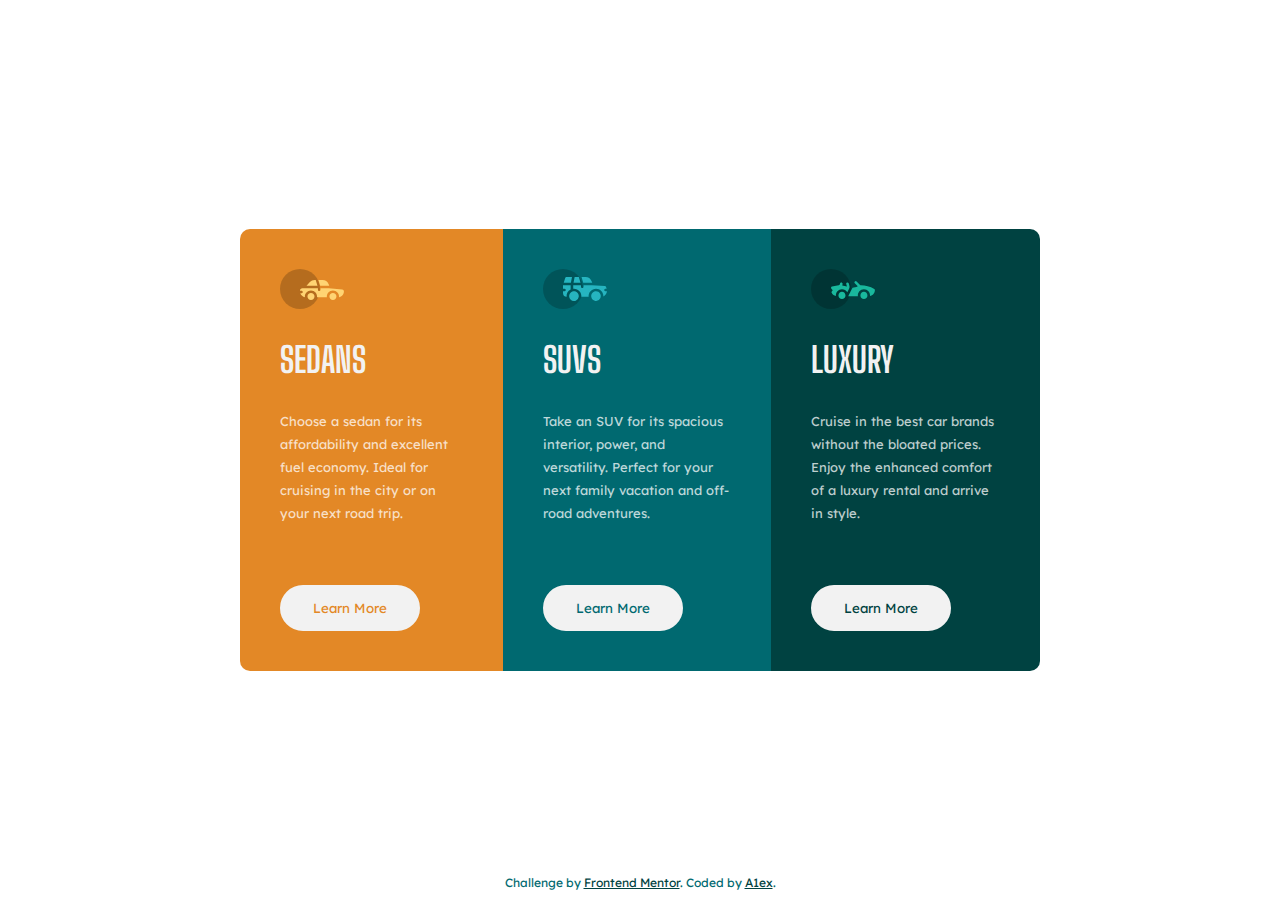
<file: 3-column-preview-card-component-main/index.html>
<!DOCTYPE html>
<html lang="en">

<head>
  <meta charset="UTF-8">
  <meta name="viewport" content="width=device-width, initial-scale=1.0">
  <link rel="icon" type="image/png" sizes="32x32" href="./images/favicon-32x32.png">
  <link rel="stylesheet" href="./style.css">
  <link rel="preconnect" href="https://fonts.googleapis.com">
  <link rel="preconnect" href="https://fonts.gstatic.com" crossorigin>
  <link href="https://fonts.googleapis.com/css2?family=Lexend+Deca&family=Outfit:wght@100&display=swap"
    rel="stylesheet">
  <link rel="preconnect" href="https://fonts.googleapis.com">
  <link rel="preconnect" href="https://fonts.gstatic.com" crossorigin>
  <link
    href="https://fonts.googleapis.com/css2?family=Big+Shoulders+Display:wght@700&family=Lexend+Deca&family=Outfit:wght@100&display=swap"
    rel="stylesheet">
  <title>Frontend Mentor | 3-column preview card component</title>
</head>

<body>
  <main>
    <section class="card sedans">
      <div class="card-content">
        <img class="card-icon" src="./images/icon-sedans.svg" alt="sedans car icon">
        <h2 class="card-title">Sedans</h2>
        <p class="card-descr">Choose a sedan for its affordability and excellent fuel economy. Ideal for cruising in the
          city
          or on your next road trip.</p>
      </div>
      <button class="btn-learn-more">learn more</button>
    </section>

    <section class="card suvs">
      <div class="card-content">
        <img class="card-icon" src="./images/icon-suvs.svg" alt="suvs car icon">
        <h2 class="card-title">SUVs</h2>
        <p class="card-descr">Take an SUV for its spacious interior, power, and versatility. Perfect for your next
          family vacation
          and off-road adventures.</p>
      </div>
      <button class="btn-learn-more">learn more</button>
    </section>

    <section class="card luxury">
      <div class="card-content">
        <img class="card-icon" src="./images/icon-luxury.svg" alt="luxury car icon">
        <h2 class="card-title">Luxury</h2>
        <p class="card-descr">Cruise in the best car brands without the bloated prices. Enjoy the enhanced comfort of a
          luxury
          rental and arrive in style.</p>
      </div>
      <button class="btn-learn-more">learn more</button>
    </section>
  </main>

  <footer class="attribution">
    Challenge by <a href="https://www.frontendmentor.io?ref=challenge" target="_blank">Frontend Mentor</a>.
    Coded by <a href="https://www.frontendmentor.io/profile/a1excpunk">A1ex</a>.
  </footer>
</body>

</html>
</file>
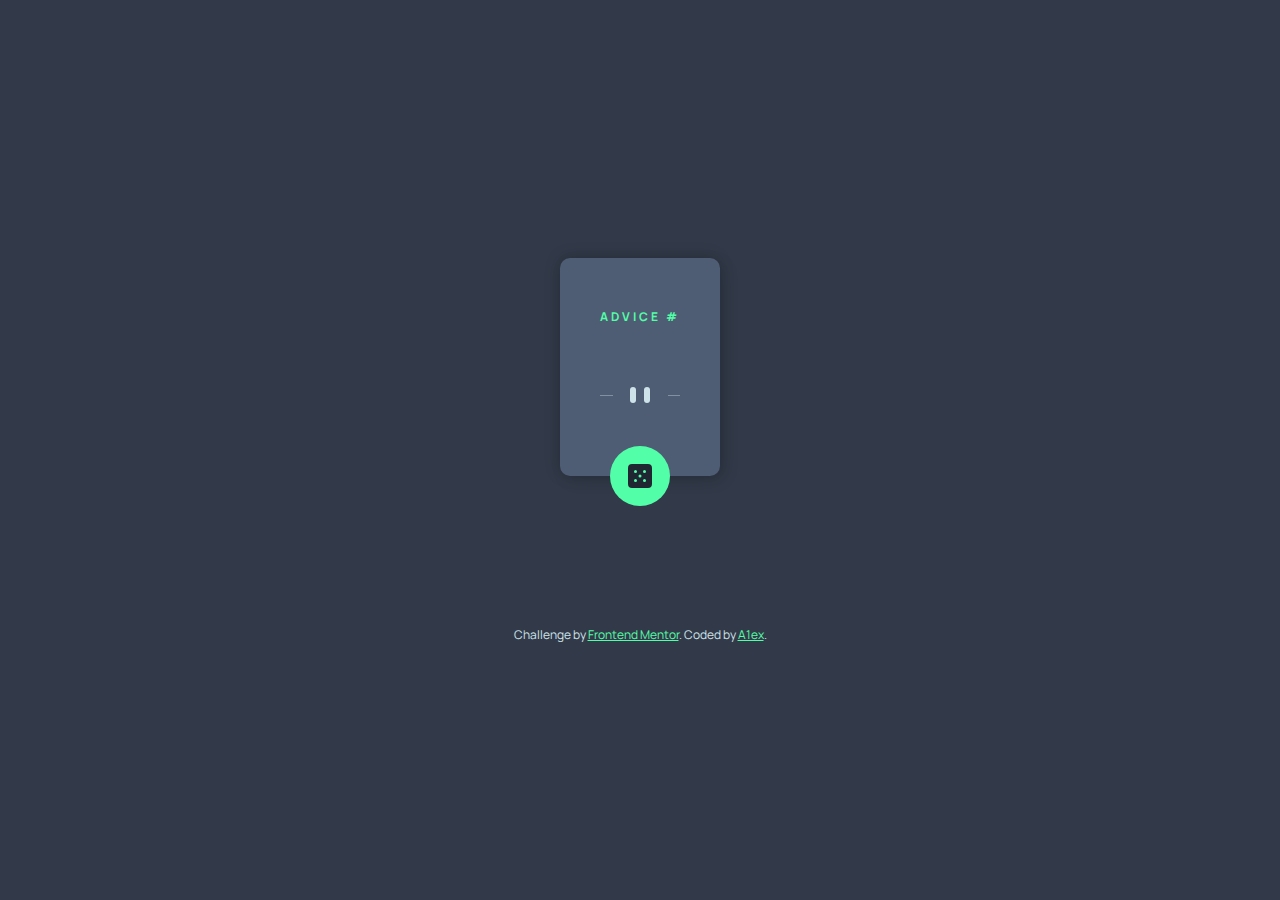
<file: advice-generator-app-main/index.html>
<!DOCTYPE html>
<html lang="en">

<head>
  <meta charset="UTF-8">
  <meta name="viewport" content="width=device-width, initial-scale=1.0">
  <link rel="preconnect" href="https://fonts.googleapis.com">
  <link rel="preconnect" href="https://fonts.gstatic.com" crossorigin>
  <link href="https://fonts.googleapis.com/css2?family=Manrope:wght@800&display=swap" rel="stylesheet">
  <link rel="icon" type="image/png" sizes="32x32" href="./images/favicon-32x32.png">

  <title>Frontend Mentor | Advice generator app</title>

  <style>
    * {
      margin: 0;
      padding: 0;
      box-sizing: border-box;
    }

    body {
      font-family: 'Manrope', sans-serif;
      background-color: hsl(217, 19%, 24%);
      display: flex;
      flex-direction: column;
      justify-content: center;
      align-items: center;
      height: 100vh;
    }

    .card-wrapper {
      background-color: hsl(217, 19%, 38%);
      max-width: 550px;
      border-radius: 10px;
      padding: 0 40px;
      box-shadow: 5px 5px 15px hsla(0, 0%, 0%, 0.1), -1px -1px 15px hsla(0, 0%, 0%, 0.2);
      margin-bottom: 150px;
    }

    .adviceId {
      font-size: 12px;
      text-transform: uppercase;
      letter-spacing: 3px;
      color: hsl(150, 100%, 66%);
      text-align: center;
      padding-top: 50px;
    }

    .advice {
      text-align: center;
      color: hsl(193, 38%, 86%);
      font-size: 28px;
      padding: 25px 0;
    }

    .advice-underline {
      display: flex;
      justify-content: center;
      position: relative;
      height: max-content;
      overflow: hidden;

    }

    .advice-underline>span {
      width: 100%;
      border-bottom: 1px solid hsla(193, 38%, 86%, 0.4);
      margin: 20px 0;
    }

    .advice-underline-img-wrapper {
      background-color: hsl(217, 19%, 38%);
      position: absolute;
      z-index: 2;
      width: 55px;
      height: 100%;
      display: flex;
      justify-content: center;
      align-items: center;
      overflow: hidden;
      user-select: none;
    }

    .dice-wrapper {
      background-color: hsl(150, 100%, 66%);
      display: flex;
      justify-content: center;
      align-items: center;
      width: 60px;
      height: 60px;
      position: relative;
      border-radius: 50%;
      margin: auto;
      top: 30px;
      cursor: pointer;
      outline: none;
      user-select: none;
    }

    .dice-wrapper:hover {
      box-shadow: 0 0 30px hsl(150, 100%, 66%);
      transition: cubic-bezier(0.075, 0.82, 0.165, 1), 300ms;
      animation-name: roll;
      animation-duration: 700ms;
    }

    .dice-wrapper:active {
      transition-duration: 300ms;
      transform: scale(.9);
    }

    @keyframes roll {
      100% {
        transform: rotate(360deg);
      }
    }

    .attribution {
      font-size: 12px;
      color: hsl(193, 38%, 86%);
    }

    .attribution a {
      color: hsl(150, 100%, 66%);
    }


    .attribution a:hover {
      text-shadow: 0 0 10px hsl(150, 100%, 66%);
    }

    @media screen and (max-width:550px) {
      .card-wrapper {
        margin: auto 20px;
        min-width: 100px;
        padding: 0 20px;
      }
    }
  </style>
</head>

<body>

  <div class="card-wrapper">
    <h1 class="adviceId">advice #</h1>
    <p class="advice"></p>
    <span class="advice-underline">
      <div class="advice-underline-img-wrapper">
        <img src="./images/pattern-divider-desktop.svg" alt="patternv divider">
      </div>
      <span></span>
    </span>
    <div class="dice-wrapper">
      <img src="./images/icon-dice.svg" alt="dice">
    </div>
  </div>

  <div class="attribution">
    Challenge by <a href="https://www.frontendmentor.io?ref=challenge" target="_blank">Frontend Mentor</a>.
    Coded by <a href="https://www.frontendmentor.io/profile/a1excpunk">A1ex</a>.
  </div>
</body>

<script>
  let id = document.createElement("span");
  let advice = document.createElement("span");

  function slip(slipId, slipAdvice) {
    id.innerText = slipId;
    document.querySelector('.adviceId').appendChild(id);

    advice.innerText = `"${slipAdvice}"`;
    document.querySelector(".advice").appendChild(advice);
  }

  function getSlip() {
    fetch("https://api.adviceslip.com/advice")
      .then((response) => response.json())
      .then((json) => slip(json.slip.id, json.slip.advice))
      .catch(err => alert(err))
  }

  getSlip();

  document.querySelector('.dice-wrapper').addEventListener('click', getSlip)
</script>

</html>
</file>
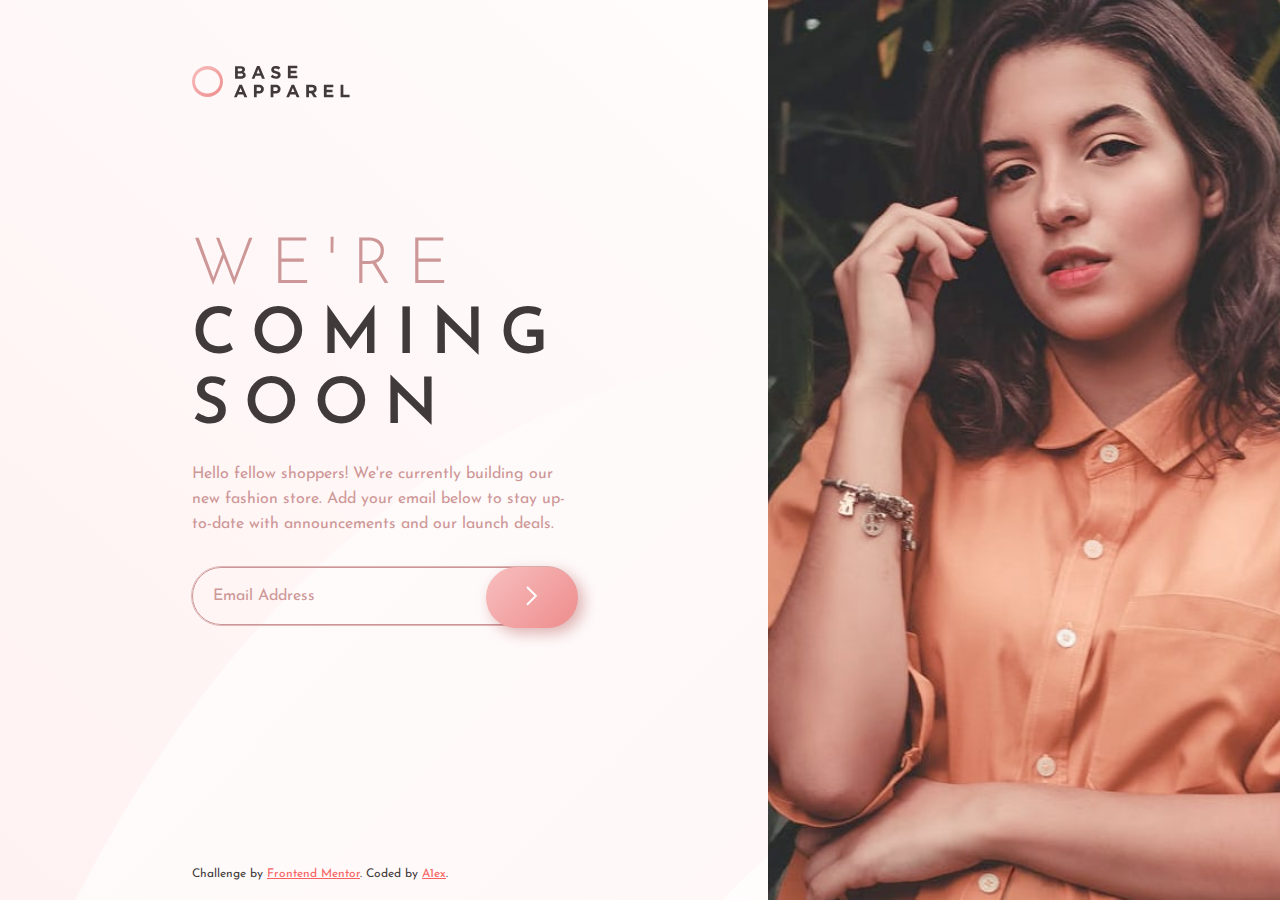
<file: base-apparel-coming-soon-master/index.html>
<!DOCTYPE html>
<html lang="en">

<head>
  <meta charset="UTF-8">
  <meta name="viewport" content="width=device-width, initial-scale=1.0">
  <link rel="icon" type="image/png" sizes="32x32" href="./images/favicon-32x32.png">
  <title>Frontend Mentor | Base Apparel coming soon page</title>
  <link rel="preconnect" href="https://fonts.googleapis.com">
  <link rel="preconnect" href="https://fonts.gstatic.com" crossorigin>
  <link href="https://fonts.googleapis.com/css2?family=Josefin+Sans:wght@300;400;600&display=swap" rel="stylesheet">
  <link rel="stylesheet" href="./style.css">
</head>

<body>
  <div class="content-wrapper">
    <div class="content">

      <img class="logo" src="./images/logo.svg" alt="base apparel logo">
      <header>
        <h1><span> We're</span> coming soon</h1>
      </header>
      <section>
        <p class="coming-soon-text">Hello fellow shoppers! We're currently building our new fashion store.
          Add your email below to stay up-to-date with announcements and our launch deals.
        </p>
        <form>
          <div class="email-wrapper">
            <input type="email" class="email" placeholder="Email Address">
            <img class="error-icon" src="./images/icon-error.svg" alt="invalid email, error icon">
            <button type="submit" class="btn-notify">
              <img src="./images/icon-arrow.svg" alt="submit email, left arrow icon"></button>
            </div>
            <span class="error-message">Please provide valid email</span>
          </form>
        </section>
        <footer>
          <p class="attribution">
            Challenge by <a href="https://www.frontendmentor.io?ref=challenge" target="_blank">Frontend Mentor</a>.
            Coded by <a href="https://www.frontendmentor.io/profile/a1excpunk">A1ex</a>.
          </p>
        </footer>
      </div>
    </div>
    <section class="hero-img">
    </section>
    <img class="logo-mobile" src="./images/logo.svg" alt="base apparel logo">
  

  <script>
    let errMsg = document.querySelector('.error-message');
    let errIcon = document.querySelector('.error-icon');
    let email = document.querySelector('.email');
    let emailSubmit = document.querySelector('.btn-notify');
    let regexp = /^(([^<>()\[\]\\.,;:\s@"]+(\.[^<>()\[\]\\.,;:\s@"]+)*)|(".+"))@((\[[0-9]{1,3}\.[0-9]{1,3}\.[0-9]{1,3}\.[0-9]{1,3}\])|(([a-zA-Z\-0-9]+\.)+[a-zA-Z]{2,}))$/;
    emailSubmit.addEventListener("click", (e) => {
      if (!email.value.match(regexp)) {
        e.preventDefault();
        errMsg.style.display = "block";
        errIcon.style.display = "block";
        email.style.border = "2px solid var(--primary-Soft_Red)"
      }
    })
  </script>
</body>

</html>
</file>
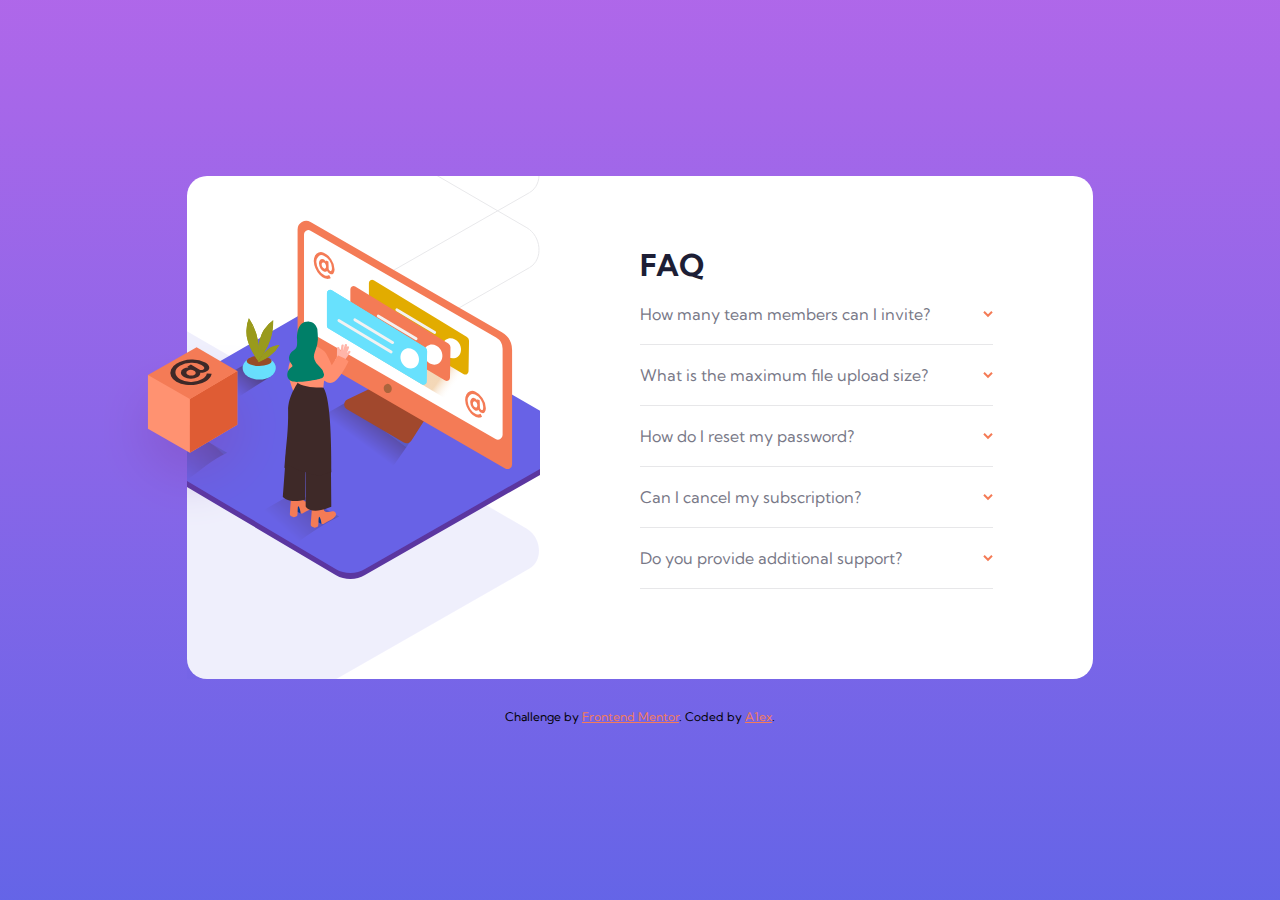
<file: faq-accordion-card-main/index.html>
<!DOCTYPE html>
<html lang="en">

<head>
  <meta charset="UTF-8">
  <meta name="viewport" content="width=device-width, initial-scale=1.0">
  <link rel="icon" type="image/png" sizes="32x32" href="./images/favicon-32x32.png">
  <title>Frontend Mentor | FAQ Accordion Card</title>
  <link rel="preconnect" href="https://fonts.googleapis.com">
  <link rel="preconnect" href="https://fonts.gstatic.com" crossorigin>
  <link href="https://fonts.googleapis.com/css2?family=Kumbh+Sans:wght@400;700&display=swap" rel="stylesheet">
  <link rel="stylesheet" href="./style.css">
</head>

<body>
  <main>
    <img src="./images/illustration-box-desktop.svg" alt="illustration-box" class="illustration-box-desktop desktop">

    <section class="ilustration">

      <picture>
        <source media="(min-width: 800px)" srcset="./images/illustration-woman-online-desktop.svg" >
        <img src="./images/illustration-woman-online-mobile.svg" alt="illustration-woman-online"
          class=" illustration-woman-online-mobile illustration-woman-online-desktop">
      </picture>

      <picture>
        <source media="(min-width:800px )" srcset="./images/bg-pattern-desktop.svg">
        <img src="./images/bg-pattern-mobile.svg" alt="pattern" class="bg-pattern-mobile bg-pattern-desktop">
      </picture>

      <!-- <img src="./images/illustration-woman-online-desktop.svg" alt="illustration-woman-online" class="desktop illustration-woman-online-desktop">

      <img src="./images/illustration-woman-online-mobile.svg" alt="illustration-woman-online-mobile"
        class="mobile illustration-woman-online-mobile"> -->

      <!-- <img src="./images/bg-pattern-desktop.svg" alt="pattern" class="desktop bg-pattern-desktop">

      <img src="./images/bg-pattern-mobile.svg" alt="bg-pattern-mobile" class="mobile bg-pattern-mobile"> -->

    </section>

    <section class="faq-wrapper">
      <h1>FAQ</h1>

      <div class="question">
        <h2>How many team members can I invite? <img src="./images/icon-arrow-down.svg"
            alt="arrow icon, dropdown question"> </h2>
        <p class="answer"> You can invite up to 2 additional users on the Free plan. There is no limit on
          team members for the Premium plan.</p>
      </div>

      <div class="question">
        <h2>What is the maximum file upload size? <img src="./images/icon-arrow-down.svg"
            alt="arrow icon, dropdown question"> </h2>
        <p class="answer"> No more than 2GB. All files in your account must fit your allotted storage space.</p>
      </div>

      <div class="question">
        <h2>How do I reset my password? <img src="./images/icon-arrow-down.svg" alt="arrow icon, dropdown question">
        </h2>
        <p class="answer">Click “Forgot password” from the login page or “Change password” from your profile page.
          A reset link will be emailed to you.</p>
      </div>

      <div class="question">
        <h2>Can I cancel my subscription? <img src="./images/icon-arrow-down.svg" alt="arrow icon, dropdown question">
        </h2>
        <p class="answer">Yes! Send us a message and we’ll process your request no questions asked.</p>
      </div>

      <div class="question">
        <h2>Do you provide additional support? <img src="./images/icon-arrow-down.svg"
            alt="arrow icon, dropdown question"> </h2>
        <p class="answer">Chat and email support is available 24/7. Phone lines are open during normal business hours.
        </p>
      </div>
    </section>

  </main>

  <div class="attribution">
    Challenge by <a href="https://www.frontendmentor.io?ref=challenge" target="_blank">Frontend Mentor</a>.
    Coded by <a href="https://www.frontendmentor.io/profile/a1excpunk">A1ex</a>.
  </div>
</body>
<script>
  let questions = document.querySelectorAll('.question');
  let answers = document.querySelectorAll('.answer');
  for (const question of questions) {
    let answerShown = question.children[1];
    let questionActive = question.children[0];
    let icon = questionActive.children[0];
    question.addEventListener('click', (e) => {
      if(answerShown.style.opacity == "1"){
        answerShown.style.height = "0";
        answerShown.style.opacity = "0";
        answerShown.style.transform = "translateY(-20px)";
        answerShown.style.marginTop = "0px";

        questionActive.style.fontWeight = "normal";
        icon.style.transform = "rotate(0deg)";
      }else{
        answerShown.style.height = "auto";
        answerShown.style.opacity = "1";
        answerShown.style.transform = "translateY(0)";
        answerShown.style.marginTop = "20px";

        questionActive.style.fontWeight = "bold";
        icon.style.transform = "rotate(180deg)";
      }
    })
  }
</script>

</html>
</file>
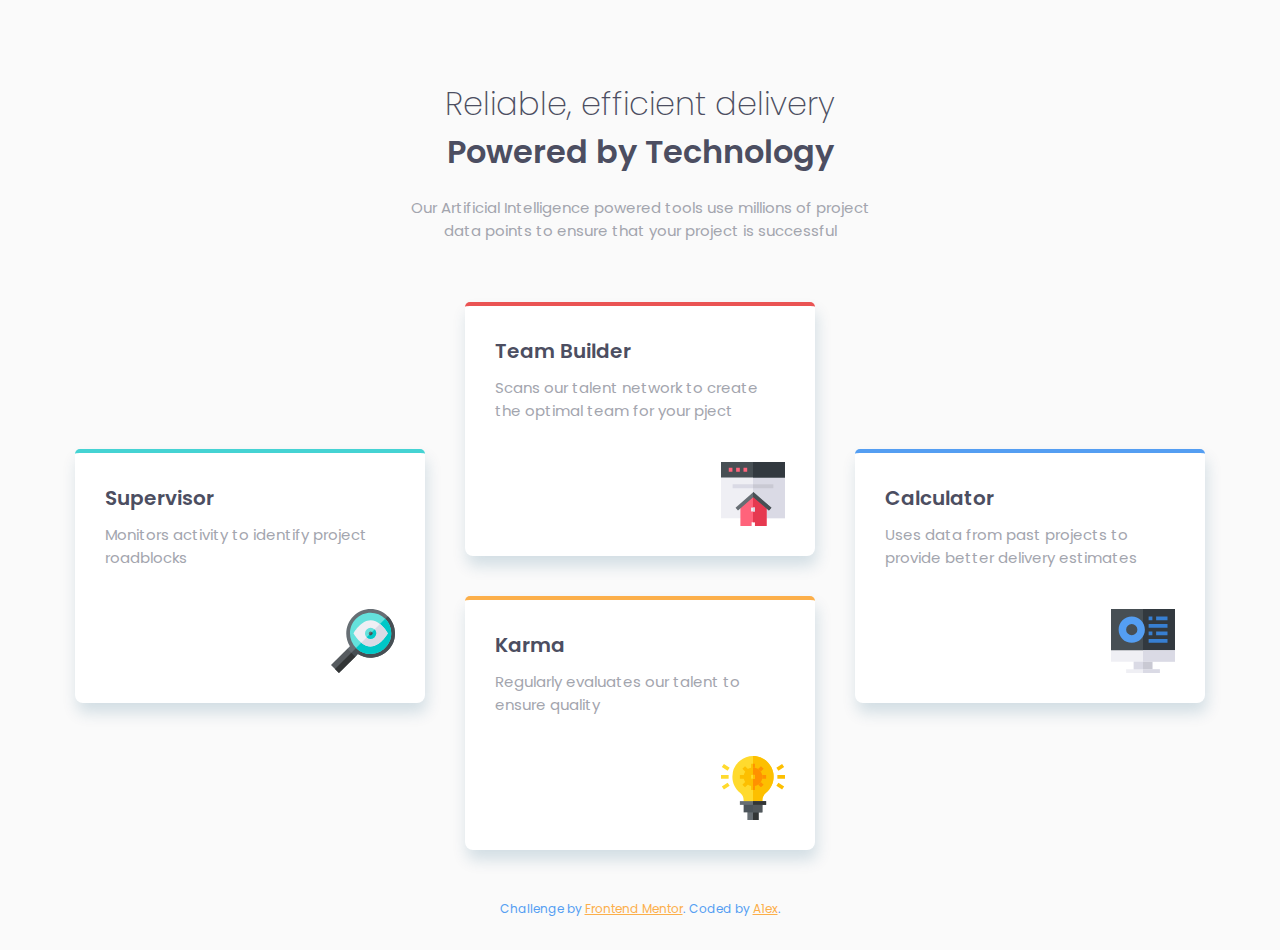
<file: four-card-feature-section-master/index.html>
<!DOCTYPE html>
<html lang="en">

<head>
  <meta charset="UTF-8">
  <meta name="viewport" content="width=device-width, initial-scale=1.0">
  <link rel="icon" type="image/png" sizes="32x32" href="./images/favicon-32x32.png">
  <link rel="stylesheet" href="./style.css">
  <link rel="preconnect" href="https://fonts.googleapis.com">
  <link rel="preconnect" href="https://fonts.gstatic.com" crossorigin>
  <link href="https://fonts.googleapis.com/css2?family=Poppins:wght@200;400;600&display=swap" rel="stylesheet">
  <title>Frontend Mentor | Four card feature section</title>
</head>

<body>
  <main>
    <header>
      <h1>Reliable, efficient delivery</h1>
      <P>Powered by Technology</P>
      <p class="header-desc">
        Our Artificial Intelligence powered tools use millions of project data points
        to ensure that your project is successful
      </p>
    </header>
    <div class="cards">
      <section class="card supervisor">
        <h3> Supervisor</h3>
        <p> Monitors activity to identify project roadblocks </p>
        <img src="./images/icon-supervisor.svg" alt="magnifing glass with eye in it">
      </section>

      <div class="vertical-cards">
        <section class="card team-builder">
          <h3> Team Builder</h3>
          <p> Scans our talent network to create the optimal team for your pject </p>
          <img src="./images/icon-team-builder.svg" alt="cartoon red house on top of webpage">
        </section>

        <section class="card karma">
          <h3> Karma</h3>
          <p> Regularly evaluates our talent to ensure quality </p>
          <img src="./images/icon-karma.svg" alt="ligtbulb">
        </section>
      </div>

      <section class="card calculator">
        <h3> Calculator</h3>
        <p> Uses data from past projects to provide better delivery estimates </p>
        <img src="./images/icon-calculator.svg" alt="cartoon computer screen">
      </section>
    </div>
  </main>

  <footer>
    <p class="attribution">
      Challenge by <a href="https://www.frontendmentor.io?ref=challenge" target="_blank">Frontend Mentor</a>.
      Coded by <a href="https://www.frontendmentor.io/profile/a1excpunk">A1ex</a>.
    </p>
  </footer>
</body>

</html>
</file>
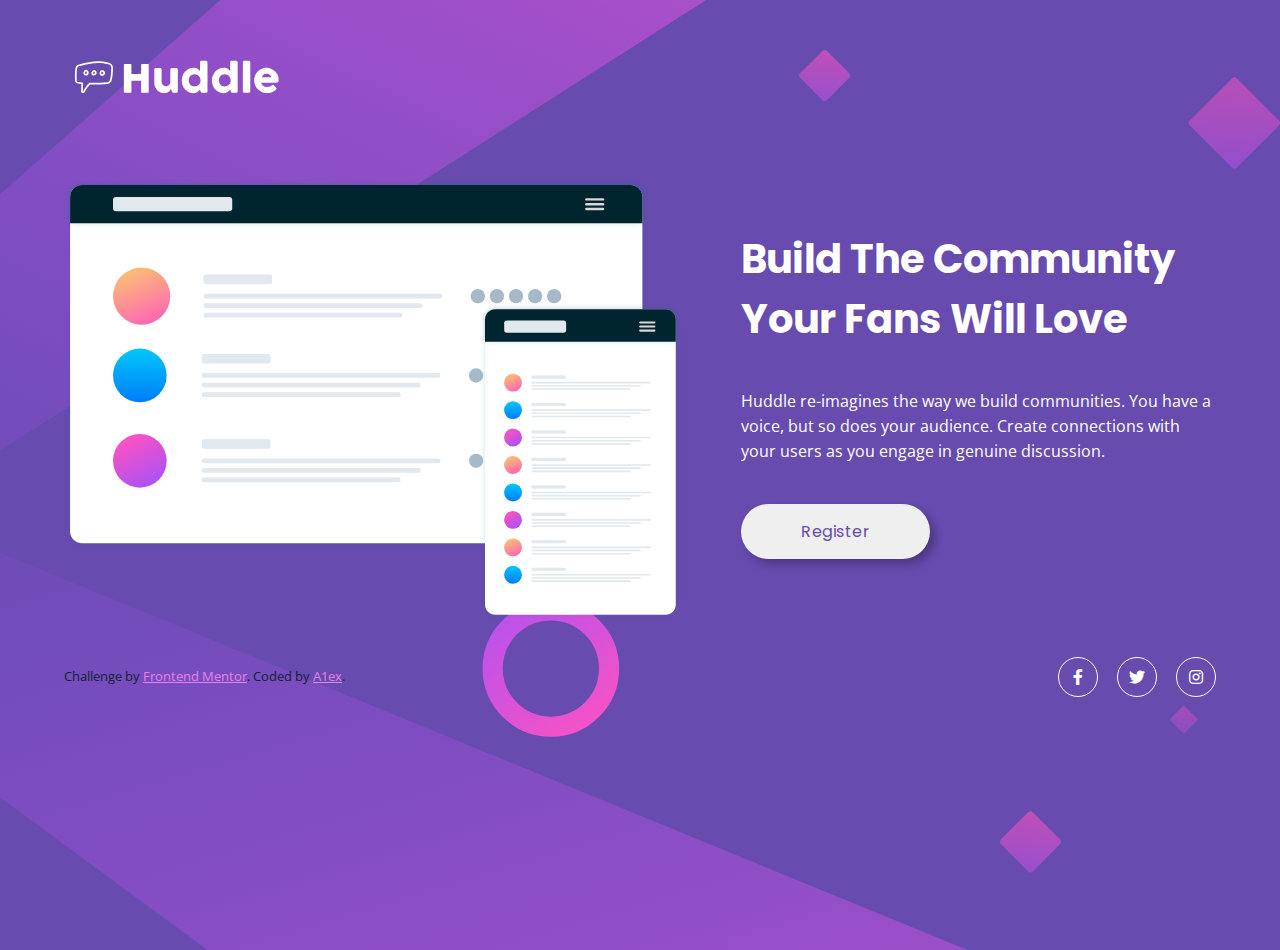
<file: huddle-landing-page-with-single-introductory-section-master/index.html>
<!DOCTYPE html>
<html lang="en">

<head>
  <meta charset="UTF-8">
  <meta name="viewport" content="width=device-width, initial-scale=1.0">
  <link rel="icon" type="image/png" sizes="32x32" href="./images/favicon-32x32.png">
  <title>Frontend Mentor | Huddle landing page with single introductory section</title>
  <link rel="stylesheet" href="//use.fontawesome.com/releases/v5.0.7/css/all.css">
  <link rel="preconnect" href="https://fonts.googleapis.com">
  <link rel="preconnect" href="https://fonts.gstatic.com" crossorigin>
  <link href="https://fonts.googleapis.com/css2?family=Open+Sans&family=Poppins:wght@400;600&display=swap"
    rel="stylesheet">
  <link rel="stylesheet" href="./style.css">
</head>

<body>
  <header>
    <img src="./images/logo.svg" alt="Huddle logo">
  </header>
  <main>
    <section class="hero-img">
      <img src="./images/illustration-mockups.svg" alt="illustration-mockups">
    </section>
    <section class="text">
      <h1>Build The Community Your Fans Will Love</h1>
      <p> Huddle re-imagines the way we build communities. You have a voice, but so does your audience.
        Create connections with your users as you engage in genuine discussion.</p>

      <button class="btn-register" type="submit">Register</button>
    </section>
  </main>


  <footer>
    <p class="attribution">
      Challenge by <a href="https://www.frontendmentor.io?ref=challenge" target="_blank">Frontend Mentor</a>.
      Coded by <a href="https://www.frontendmentor.io/profile/a1excpunk">A1ex</a>.
    </p>
    <div class="social-media">
      <i class="fab fa-facebook-f"></i>
      <i class="fab fa-twitter"></i>
      <i class="fab fa-instagram"></i>
    </div>
  </footer>
</body>

</html>
</file>
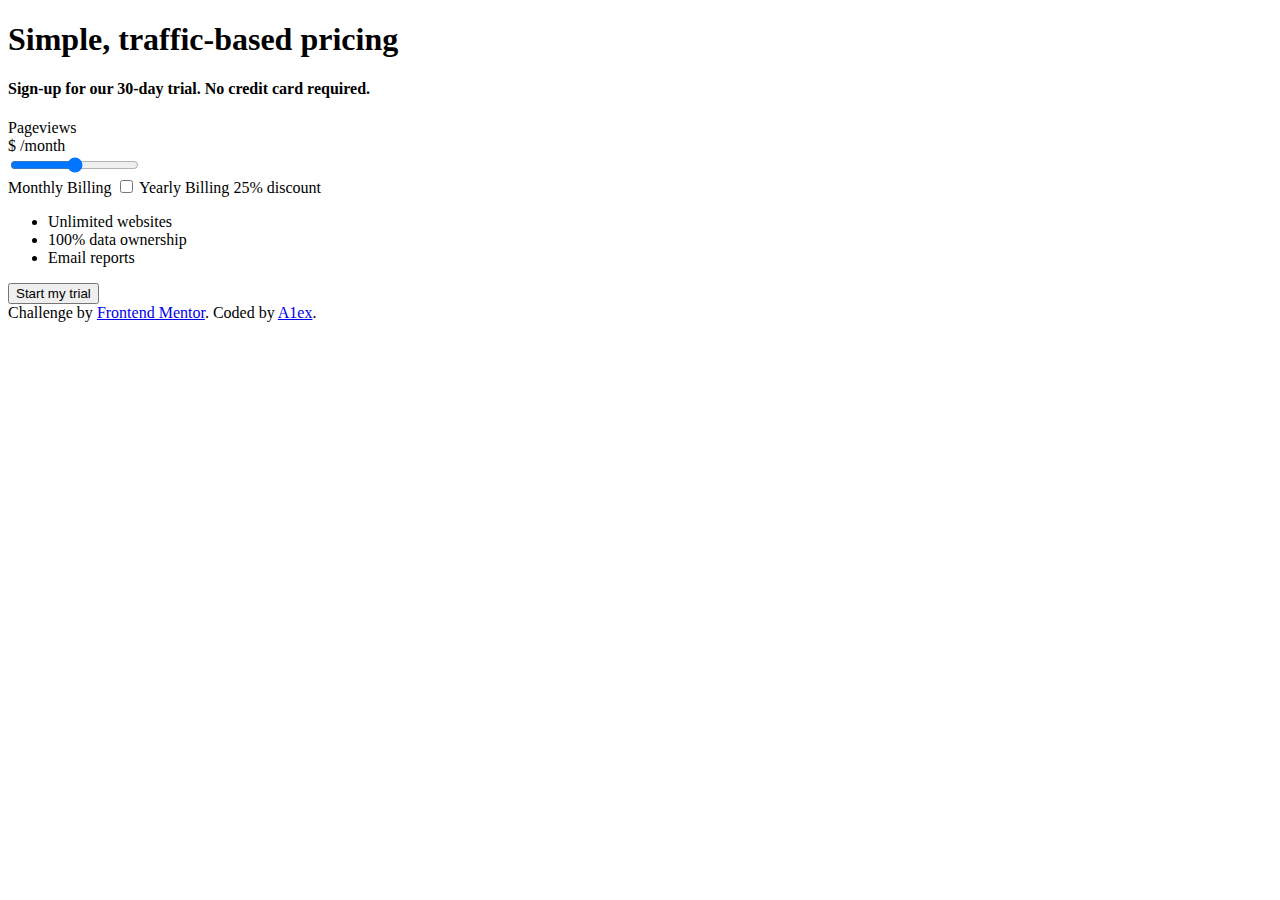
<file: interactive-pricing-component-main/index.html>
<!DOCTYPE html>
<html lang="en">

<head>
  <meta charset="UTF-8">
  <meta name="viewport" content="width=device-width, initial-scale=1.0">
  <link rel="icon" type="image/png" sizes="32x32" href="./images/favicon-32x32.png">
  <title>Frontend Mentor | Interactive pricing component</title>
</head>

<body>
  <header>
    <h1>Simple, traffic-based pricing</h1>
    <h4> Sign-up for our 30-day trial. No credit card required. </h4>
  </header>
  <main class="card-wrapper">
    <section class="card-top">
      <div>
        <div id="page-views">Pageviews</div>
        <div class="price-per-month">$<span id="price"></span> /month</div>
      </div>
      <input type="range" id="price-range">
      <div>
        <span> Monthly Billing</span>
        <input type="checkbox" id="billing">
        <span>Yearly Billing  <span class="discount">25% discount</span></span>
      </div>
    </section>
    <section class="card-bottom">
      <div class="pros">
        <ul>
          <li>Unlimited websites</li>
          <li>100% data ownership</li>
          <li>Email reports</li>
        </ul>
      </div>
      <div class="btn">
        <button type="button" aria-label="Start Trial">Start my trial</button>
      </div>
    </section>
  </main>
  <footer class="attribution">
    Challenge by <a href="https://www.frontendmentor.io?ref=challenge" target="_blank">Frontend Mentor</a>.
    Coded by <a href="https://www.frontendmentor.io/profile/a1excpunk">A1ex</a>.
  </footer>
</body>

</html>
</file>
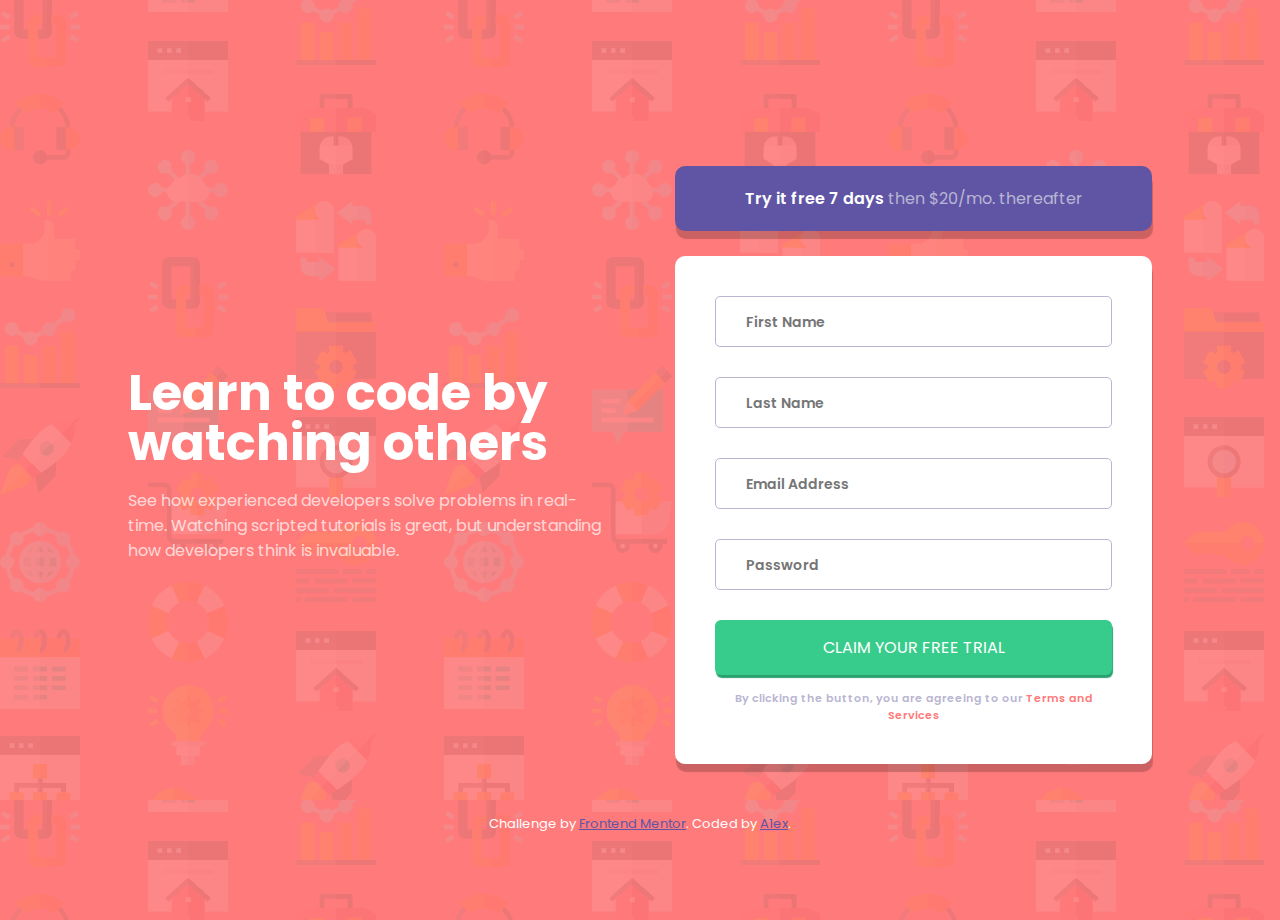
<file: intro-component-with-signup-form-master/index.html>
<!DOCTYPE html>
<html lang="en">

<head>
  <meta charset="UTF-8">
  <meta name="viewport" content="width=device-width, initial-scale=1.0">
  <link rel="icon" type="image/png" sizes="32x32" href="./images/favicon-32x32.png">
  <title>Frontend Mentor | Intro component with sign up form</title>
  <link rel="preconnect" href="https://fonts.googleapis.com">
  <link rel="preconnect" href="https://fonts.gstatic.com" crossorigin>
  <link href="https://fonts.googleapis.com/css2?family=Poppins:wght@400;500;600;700&display=swap" rel="stylesheet">
  <link rel="stylesheet" href="./style.css">

</head>

<body>
  <main>
    <section class="text-wrapper">
      <h1>Learn to code by watching others</h1>
      <p> See how experienced developers solve problems in real-time. Watching scripted tutorials is great,
        but understanding how developers think is invaluable.</p>
    </section>
    <section class="form-wrapper">
      <div class="proposal"><span class="free-days">Try it free 7 days</span> then $20/mo. thereafter</div>

      <form>
        <div class="wrappers">
          <input type="text" placeholder="First Name" class="firstName">
          <div class="errors">
            <img class="error-icon hide" src="./images/icon-error.svg" alt="error icon">
            <span class="error-msg hide">First Name cannot be empty</span>
          </div>
        </div>

        <div class="wrappers">
          <input type="text" placeholder="Last Name" class="lastName">
          <div class="errors">
            <img class="error-icon hide" src="./images/icon-error.svg" alt="error icon">
            <span class="error-msg hide">Last Name cannot be empty</span>
          </div>
        </div>

        <div class="wrappers">
          <input type="email" placeholder="Email Address" class="email">
          <div class="errors">
            <img class="error-icon hide" src="./images/icon-error.svg" alt="error icon">
            <span class="error-msg hide">Looks like this is not an email</span>
          </div>
        </div>

        <div class="wrappers">
          <input type="password" placeholder="Password" class="password">
          <div class="errors">
            <img class="error-icon hide" src="./images/icon-error.svg" alt="error icon">
            <span class="error-msg hide">Password cannot be empty</span>
          </div>
        </div>

        <button type="submit" class="btn-claim-trial">Claim your free trial</button>
        <p class="terms">By clicking the button, you are agreeing to our <a href="#">Terms and Services</a></p>
      </form>

    </section>
  </main>

  <footer>
    <p class="attribution">
      Challenge by <a href="https://www.frontendmentor.io?ref=challenge" target="_blank">Frontend Mentor</a>.
      Coded by <a href="https://www.frontendmentor.io/profile/a1excpunk">A1ex</a>.
    </p>
  </footer>
  <script>
    let submitBtn = document.querySelector(".btn-claim-trial");
    let inputs = document.querySelectorAll('input');
    let regexp = /^(([^<>()\[\]\\.,;:\s@"]+(\.[^<>()\[\]\\.,;:\s@"]+)*)|(".+"))@((\[[0-9]{1,3}\.[0-9]{1,3}\.[0-9]{1,3}\.[0-9]{1,3}\])|(([a-zA-Z\-0-9]+\.)+[a-zA-Z]{2,}))$/;

    submitBtn.addEventListener('click', (e) => {
      e.preventDefault();
      for (const input of inputs) {
        if (input.value == '') {
          console.error(`empty ${input.classList[0]}`);
          input.style.border = '2px solid var(--primary-Red)';
          validation(input, 1)
        } else {
          input.style.border = '1px solid var(--neutral-Grayish_Blue)';
          validation(input, 2)
        }
      }
    })

    function validation(input, flag) {
      let inputChildren = input.nextElementSibling.children;
      for (const key in inputChildren) {
        if (Object.hasOwnProperty.call(inputChildren, key)) {
          const wrapper = inputChildren[key];
          if (wrapper.classList.contains('hide') && flag == 1) {
            wrapper.classList.remove('hide');

          } else if (!wrapper.classList.contains('hide') && flag == 2) {
            wrapper.classList.add('hide');
          }
        }
      }

      for (const key in inputChildren) {
        if (Object.hasOwnProperty.call(inputChildren, key)) {
          const element = inputChildren[key];
          if (input.classList.contains('email') && !input.value.match(regexp)) {
            element.classList.remove('hide');
            input.style.border = '2px solid var(--primary-Red)';
          }
        }
      }
    }

  </script>
</body>

</html>
</file>
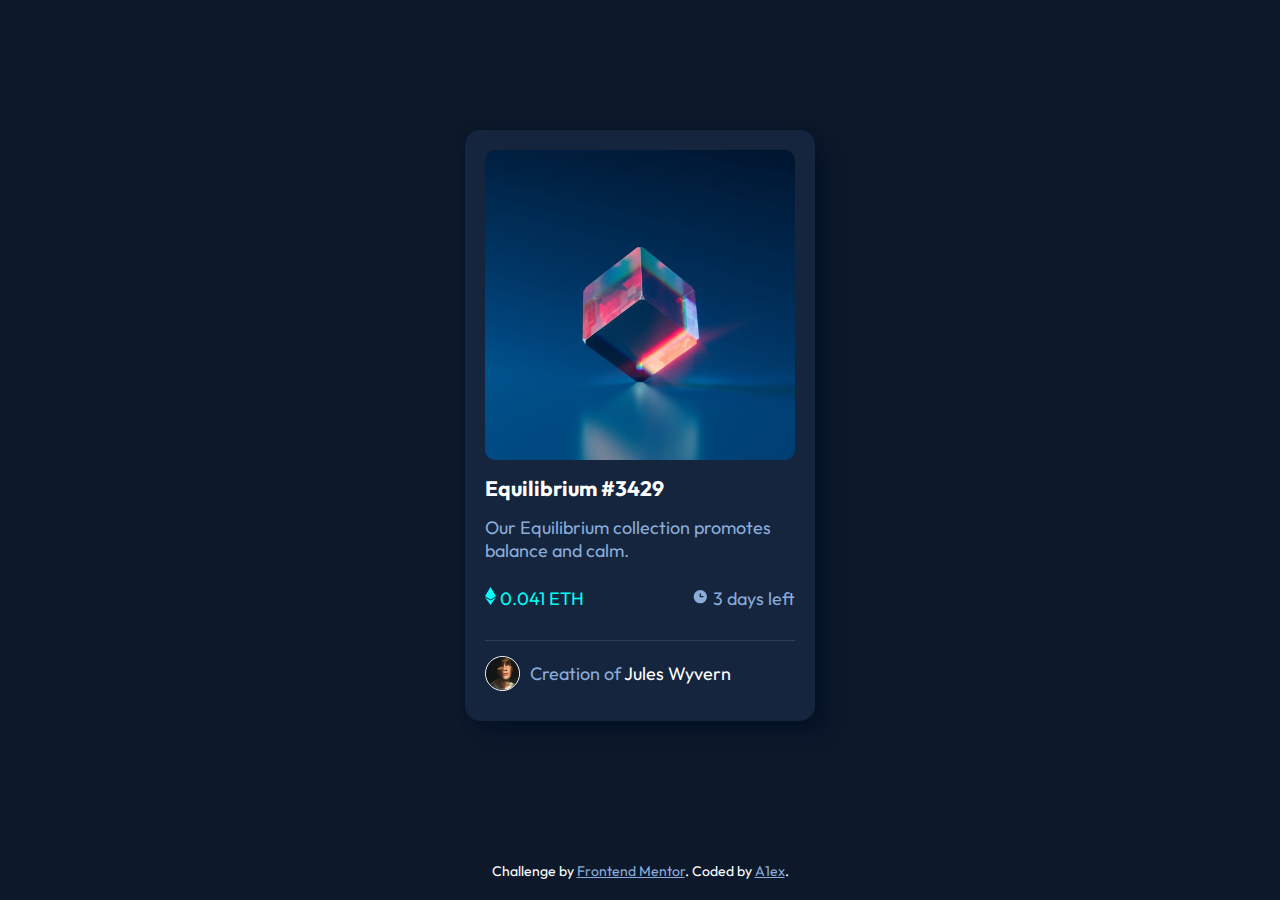
<file: nft-preview-card-component-main/index.html>
<!DOCTYPE html>
<html lang="en">

<head>
  <meta charset="UTF-8">
  <meta name="viewport" content="width=device-width, initial-scale=1.0">
  <link rel="icon" type="image/png" sizes="32x32" href="./images/favicon-32x32.png">
  <title>Frontend Mentor | NFT preview card component</title>
  <link rel="stylesheet" href="./style.css">
  <link rel="preconnect" href="https://fonts.googleapis.com">
  <link rel="preconnect" href="https://fonts.gstatic.com" crossorigin>
  <link href="https://fonts.googleapis.com/css2?family=Outfit:wght@300;400;600&display=swap" rel="stylesheet">
</head>

<body>
  <section class="card-wrapper">
    <main>
      <section class="card-content">

        <div class="hero-img">
          <img src="./images/image-equilibrium.jpg" alt="Equilibrium">
          <div class="on-hover">
            <div>
              <svg width="48" height="48" xmlns="http://www.w3.org/2000/svg"><g fill="none" fill-rule="evenodd"><path d="M0 0h48v48H0z"/><path d="M24 9C14 9 5.46 15.22 2 24c3.46 8.78 12 15 22 15 10.01 0 18.54-6.22 22-15-3.46-8.78-11.99-15-22-15Zm0 25c-5.52 0-10-4.48-10-10s4.48-10 10-10 10 4.48 10 10-4.48 10-10 10Zm0-16c-3.31 0-6 2.69-6 6s2.69 6 6 6 6-2.69 6-6-2.69-6-6-6Z" fill="#FFF" fill-rule="nonzero"/></g></svg>
            </div>
          </div>
        </div>

        <h3 class="item-name">Equilibrium #3429</h3>

        <p class="item-description">Our Equilibrium collection promotes balance and calm.</p>

        <div class="balance-and-time">
          <div class="balance">
            <img src="./images/icon-ethereum.svg" alt="ethirium icon">
            <span>0.041 ETH</span>
          </div>

          <div class="time-left">
            <img src="./images/icon-clock.svg" alt="clock icon">
            <span>3 days left</span>
          </div>
        </div>
      </section>

    </main>
    <footer>
      <img class="author-avatar" src="./images/image-avatar.png" alt="author">
      <p><span class="author">Creation of</span> <span class="author-name">Jules Wyvern</span></p>
    </footer>
  </section>

  <div class="attribution">
    Challenge by <a href="https://www.frontendmentor.io?ref=challenge" target="_blank">Frontend Mentor</a>.
    Coded by <a href="https://www.frontendmentor.io/profile/a1excpunk" target="_blank">A1ex</a>.
  </div>
</body>

</html>
</file>
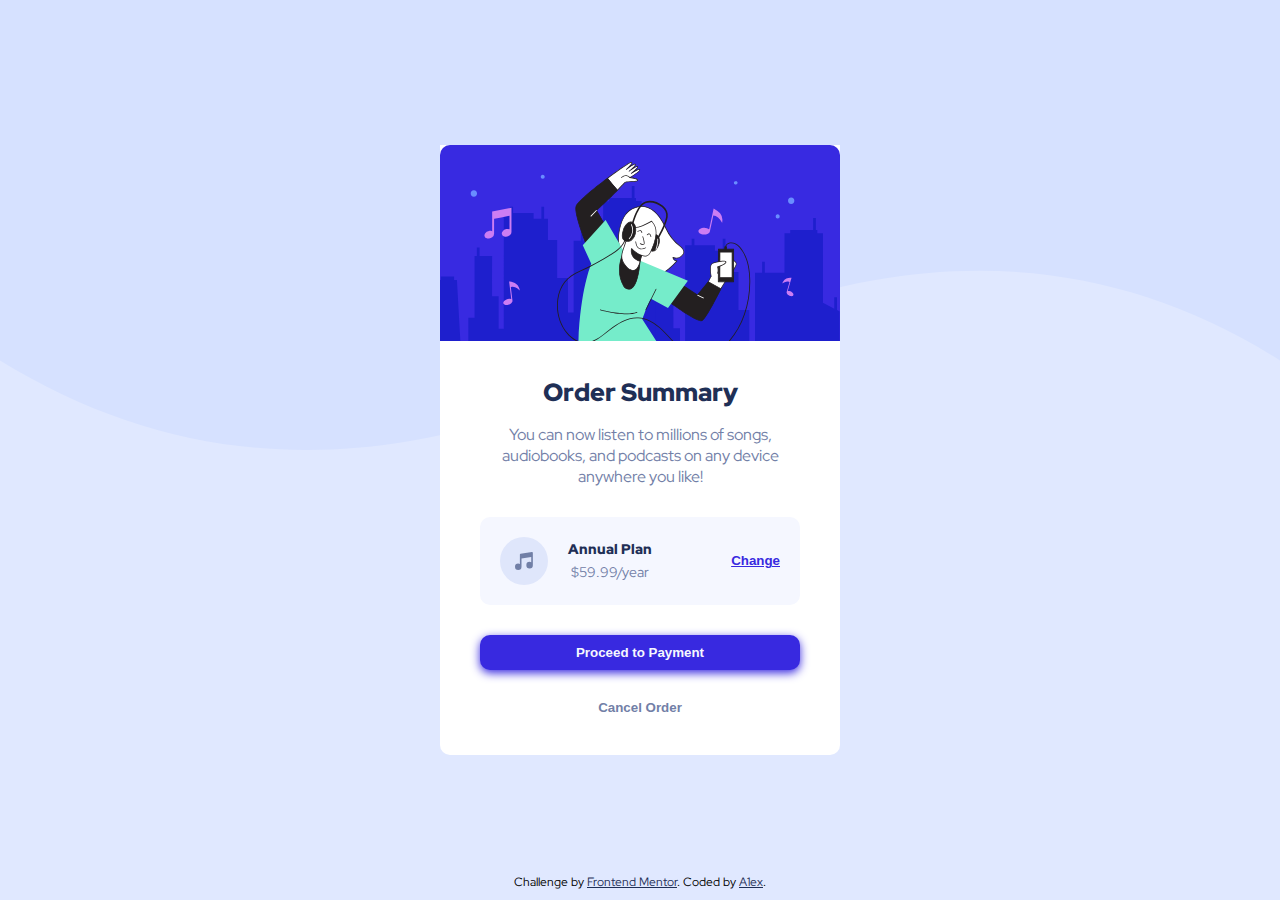
<file: order-summary-component-main/index.html>
<!DOCTYPE html>
<html lang="en">

<head>
  <meta charset="UTF-8">
  <meta name="viewport" content="width=device-width, initial-scale=1.0">
  <link rel="icon" type="image/png" sizes="32x32" href="./images/favicon-32x32.png">
  <link rel="preconnect" href="https://fonts.googleapis.com">
  <link rel="preconnect" href="https://fonts.gstatic.com" crossorigin>
  <link href="https://fonts.googleapis.com/css2?family=Red+Hat+Display:wght@500;700;900&display=swap" rel="stylesheet">
  <link rel="stylesheet" href="./style.css">
  <title>Frontend Mentor | Order summary card</title>
</head>

<body>
  <main class="card">
    <section class="hero-img">
      <img src="./images/illustration-hero.svg" alt="girl listening music and dancing">
    </section>
    <section class="card-content">
      <h3 class="card-title">Order Summary</h3>
      <p class="card-desc">You can now listen to millions of songs, audiobooks, and podcasts on any
        device anywhere you like!</p>
      <div class="plan-section">
        <img src="./images/icon-music.svg" alt="music icon">
        <div>
          <p class="annual-plan">Annual Plan</p>
          <p class="plan-price">$59.99/year</p>
        </div>
        <button class="btn-change-annual-plan">Change</button>
      </div>
      <div class="btns">
        <button class="btn-payment">Proceed to Payment</button>
        <button class="btn-cancel-order">Cancel Order</button>
      </div>
    </section>
  </main>
  <footer class="attribution">
    Challenge by <a href="https://www.frontendmentor.io?ref=challenge" target="_blank">Frontend Mentor</a>.
    Coded by <a href="https://www.frontendmentor.io/profile/a1excpunk">A1ex</a>.
  </footer>
</body>

</html>
</file>
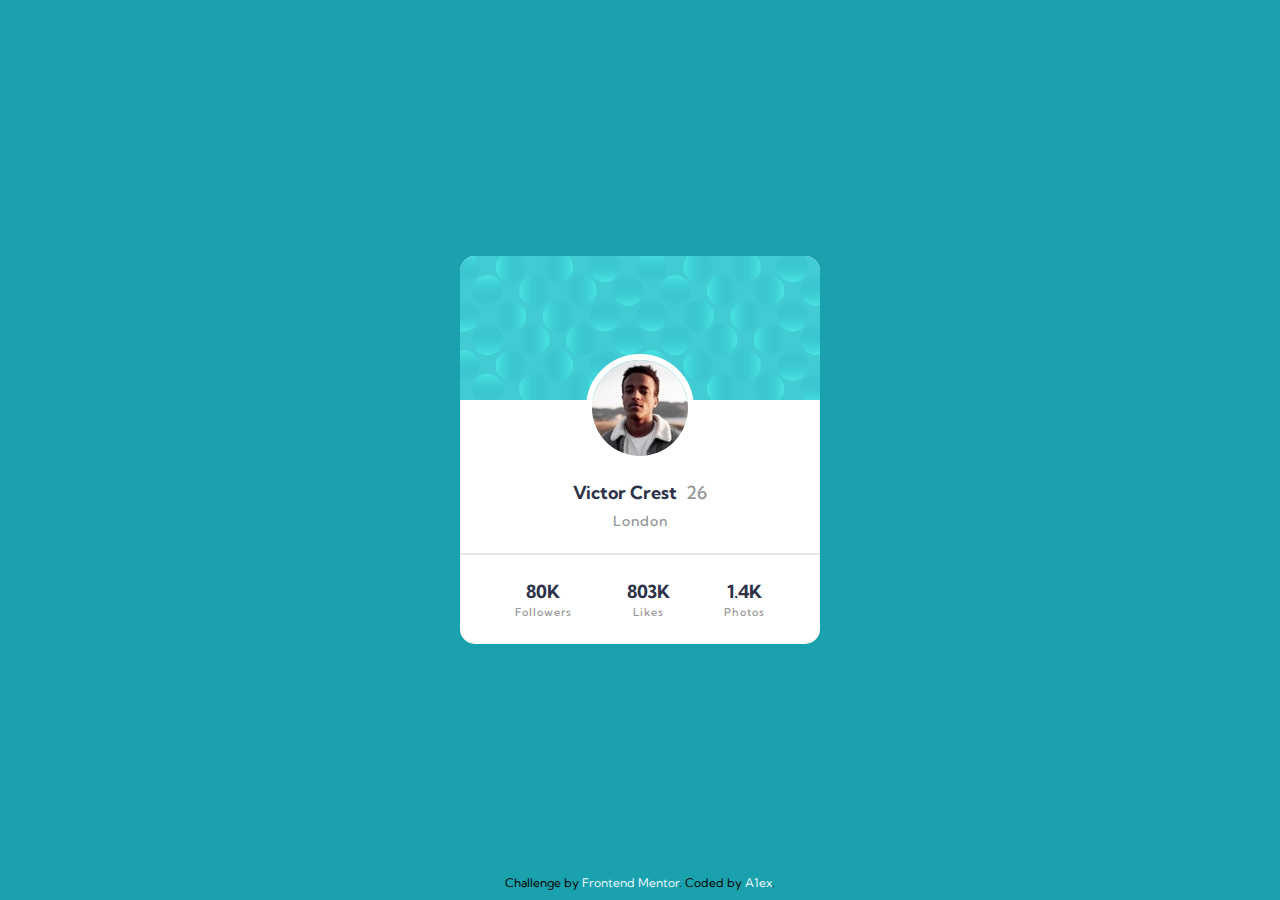
<file: profile_card_component/index.html>
<!DOCTYPE html>
<html lang="en">
<head>
  <meta charset="UTF-8">
  <meta name="viewport" content="width=device-width, initial-scale=1.0">
  <link rel="icon" type="image/png" sizes="32x32" href="./images/favicon-32x32.png">
  <title>Frontend Mentor | Profile card component</title>
  <link rel="stylesheet" href="style.css">
  <link rel="preconnect" href="https://fonts.gstatic.com">
  <link href="https://fonts.googleapis.com/css2?family=Kumbh+Sans:wght@400;500;700&display=swap" rel="stylesheet">
</head>

<body>

  <main class="card">
    <img src="./images/bg-pattern-card.svg" alt="pattern, blue bubbles" class="card-bg">
    <img src="./images/image-victor.jpg" alt="profile picture" class="profile-pic" >

    <div class="perosnal-info">
      <h2 class="avatar-name">Victor Crest <span class="avatar-age">26</span> </h2>
      <h4 class="avatar-city">London</h4>
    </div>

    <div class="social-stats">
      <div class="followers">
        <p class="stats"> 80K</p>
        <p class="social-descr">Followers</p>
      </div>
      <div class="likes">
        <p class="stats">803K</p>
        <p class="social-descr">Likes</p>
      </div>
      <div class="photos">
        <p class="stats">1.4K</p>
        <p class="social-descr">Photos </p>
      </div>
    </div>
  </main>

  <footer class="attribution">
    Challenge by <a href="https://www.frontendmentor.io?ref=challenge" target="_blank">Frontend Mentor</a>.
    Coded by <a href="https://www.frontendmentor.io/profile/a1excpunk" target="_blank">A1ex</a>.
  </footer>
</body>

</html>
</file>
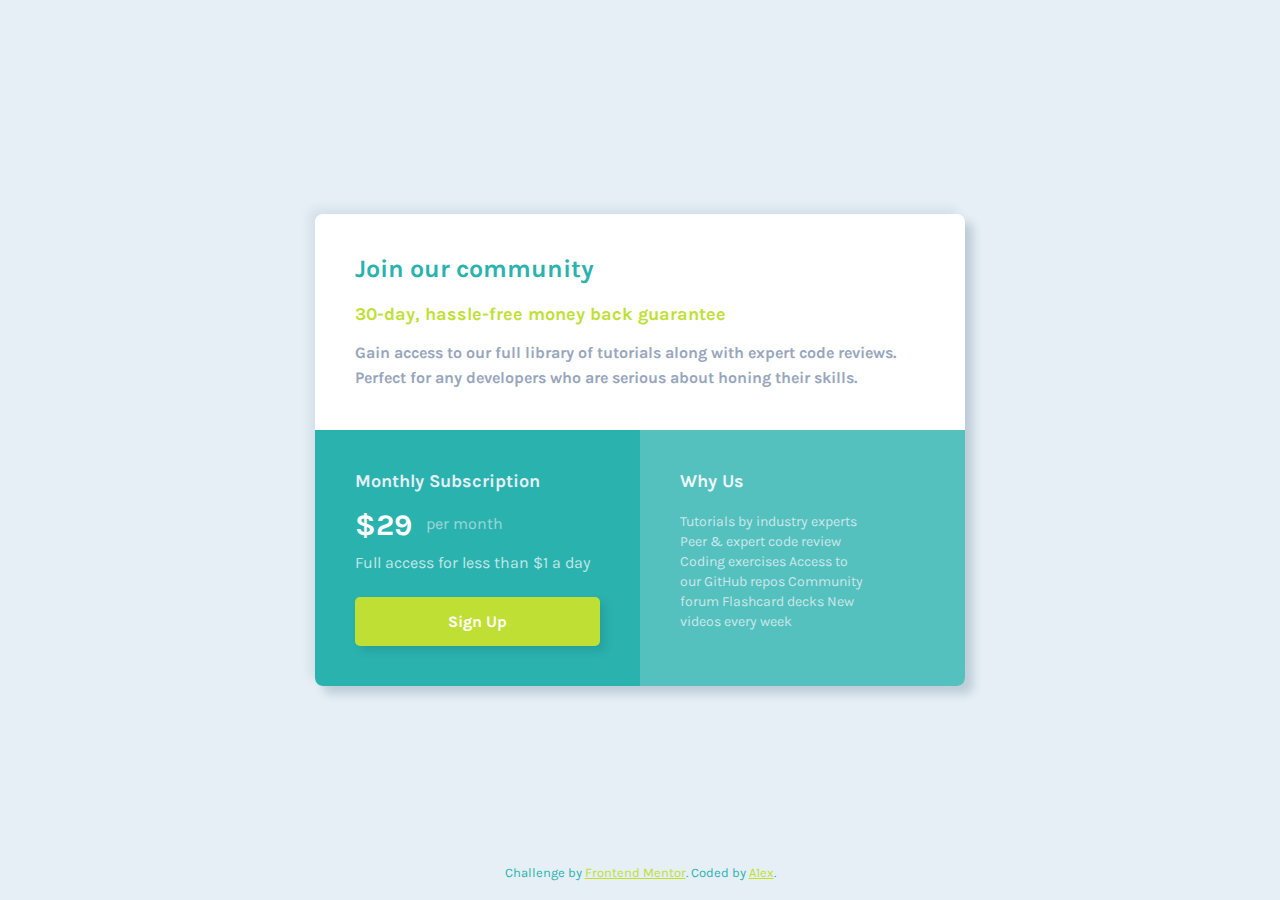
<file: single-price-grid-component-master/index.html>
<!DOCTYPE html>
<html lang="en">

<head>
  <meta charset="UTF-8">
  <meta name="viewport" content="width=device-width, initial-scale=1.0">
  <link rel="icon" type="image/png" sizes="32x32" href="./images/favicon-32x32.png">
  <title>Frontend Mentor | Single Price Grid Component</title>
  <link rel="preconnect" href="https://fonts.googleapis.com">
  <link rel="preconnect" href="https://fonts.gstatic.com" crossorigin>
  <link href="https://fonts.googleapis.com/css2?family=Karla:wght@400;700&display=swap" rel="stylesheet">
  <link rel="stylesheet" href="./style.css">
</head>

<body>
  <main class="card">
    <section class="join-sec">
      <h1>Join our community</h1>
      <h2>30-day, hassle-free money back guarantee</h2>
      <p>Gain access to our full library of tutorials along with expert code reviews.
        Perfect for any developers who are serious about honing their skills.</p>
    </section>
    <section class="subscription-sec">
      <h3>Monthly Subscription</h3>
      <div class="payment">
        <span class="price">&dollar;29</span> <span class="per-time">per month</span>
      </div>
      <p>Full access for less than &dollar;1 a day</p>
      <button type="submit" class="btn-sign-up">Sign Up</button>
    </section>
    <section class="why-us-sec">
      <h3>Why Us</h3>

      <p> Tutorials by industry experts
        Peer &amp; expert code review
        Coding exercises
        Access to our GitHub repos
        Community forum
        Flashcard decks
        New videos every week</p>
    </section>
  </main>

  <footer>
    <p class="attribution">
      Challenge by <a href="https://www.frontendmentor.io?ref=challenge" target="_blank">Frontend Mentor</a>.
      Coded by <a href="https://www.frontendmentor.io/profile/a1excpunk">A1ex</a>.
    </p>
  </footer>
</body>

</html>
</file>
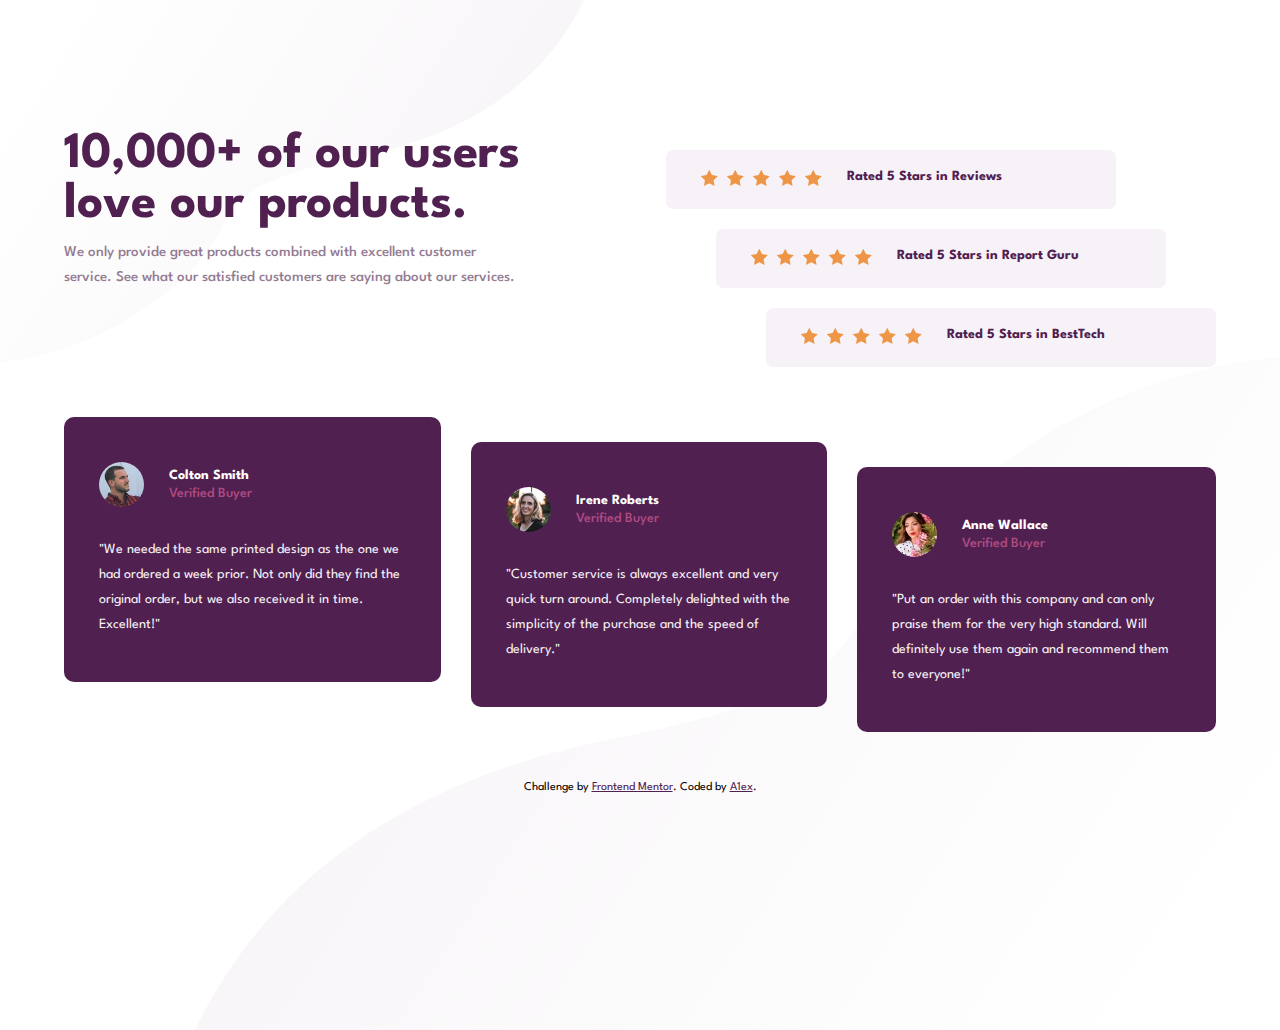
<file: social-proof-section-master/index.html>
<!DOCTYPE html>
<html lang="en">

<head>
  <meta charset="UTF-8" />
  <meta name="viewport" content="width=device-width, initial-scale=1.0" />
  <link rel="icon" type="image/png" sizes="32x32" href="./images/favicon-32x32.png" />
  <title>Frontend Mentor | Social proof section</title>
  <link rel="stylesheet" href="./style.css">
  <link rel="preconnect" href="https://fonts.googleapis.com">
  <link rel="preconnect" href="https://fonts.gstatic.com" crossorigin>
  <link href="https://fonts.googleapis.com/css2?family=Spartan:wght@400;500;700&display=swap" rel="stylesheet">
</head>

<body>
  <main class="wrapper">
    <header>
      <h1>
        10,000+ of our users love our products.
      </h1>
      <p>
        We only provide great products combined with excellent customer service.
        See what our satisfied customers are saying about our services.
      </p>
    </header>
    <section class="ratings">
      <div class="rating">
        <div class="stars">
          <img src="./images/icon-star.svg" alt="star icon">
          <img src="./images/icon-star.svg" alt="star icon">
          <img src="./images/icon-star.svg" alt="star icon">
          <img src="./images/icon-star.svg" alt="star icon">
          <img src="./images/icon-star.svg" alt="star icon">
        </div>
        <p>
          Rated 5 Stars in Reviews
        </p>
      </div>
      <div class="rating">
        <div class="stars">
          <img src="./images/icon-star.svg" alt="star icon">
          <img src="./images/icon-star.svg" alt="star icon">
          <img src="./images/icon-star.svg" alt="star icon">
          <img src="./images/icon-star.svg" alt="star icon">
          <img src="./images/icon-star.svg" alt="star icon">
        </div>
        <p>
          Rated 5 Stars in Report Guru
        </p>
      </div>
      <div class="rating">
        <div class="stars">
          <img src="./images/icon-star.svg" alt="star icon">
          <img src="./images/icon-star.svg" alt="star icon">
          <img src="./images/icon-star.svg" alt="star icon">
          <img src="./images/icon-star.svg" alt="star icon">
          <img src="./images/icon-star.svg" alt="star icon">
        </div>
        <p>
          Rated 5 Stars in BestTech
        </p>
      </div>
    </section>
    <section class="reviews">
      <div class="review-card">
        <div class="profile">
          <img src="./images/image-colton.jpg" alt="profile picture">
          <div class="profile-info">
            <p class="name">Colton Smith</p>
            <p class="status">Verified Buyer</p>
          </div>
        </div>
        <p class="review-text"> "We needed the same printed design as the one we had ordered a week prior.
          Not only did they find the original order, but we also received it in time.
          Excellent!"</p>
      </div>
      <div class="review-card">
        <div class="profile">
          <img src="./images/image-irene.jpg" alt="profile picture">
          <div class="profile-info">
            <p class="name">Irene Roberts</p>
            <p class="status">Verified Buyer</p>
          </div>
        </div>
        <p class="review-text"> "Customer service is always excellent and very quick turn around. Completely
          delighted with the simplicity of the purchase and the speed of delivery."</p>
      </div>
      <div class="review-card">
        <div class="profile">
          <img src="./images/image-anne.jpg" alt="profile picture">
          <div class="profile-info">
            <p class="name">Anne Wallace</p>
            <p class="status">Verified Buyer</p>
          </div>
        </div>
        <p class="review-text">"Put an order with this company and can only praise them for the very high
          standard. Will definitely use them again and recommend them to everyone!"</p>
      </div>
    </section>
  </main>
  <footer class="attribution">
    Challenge by
    <a href="https://www.frontendmentor.io?ref=challenge" target="_blank">Frontend Mentor</a>. Coded by <a
      href="https://www.frontendmentor.io/profile/a1excpunk">A1ex</a>.
  </footer>
</body>

</html>
</file>
<file: 3-column-preview-card-component-main/style.css>
:root {
    --primery_Very_Dark_Cyan: hsl(179, 100%, 13%);
    --primery_Bright_Orange: hsl(31, 77%, 52%);
    --primery_Dark_Cyan: hsl(184, 100%, 22%);
    --neutral_Transparent_White: hsla(0, 0%, 100%, 0.75);
    --neutral_Very_Light_Gray: hsl(0, 0%, 95%)
}

* {
    margin: 0;
    padding: 0;
    box-sizing: border-box;
}

body {
    font-size: 13px;
    font-family: 'Lexend Deca', sans-serif;
    display: flex;
    justify-content: center;
    align-items: center;
    min-height: 100vh;
    color: var(--neutral_Very_Light_Gray);
}

main {
    width: 800px;
    display: flex;
}

.card {
    padding: 40px;
    display: flex;
    flex-direction: column;
    justify-content: space-between;
    gap: 60px;
}

.card.sedans {
    background-color: var(--primery_Bright_Orange);
    border-radius: 10px 0 0 10px;
}

.card.suvs {
    background-color: var(--primery_Dark_Cyan);
}

.card.luxury {
    background-color: var(--primery_Very_Dark_Cyan);
    border-radius: 0 10px 10px 0;
}

.card-content {
    display: flex;
    flex-direction: column;
    align-items: flex-start;
    gap: 30px;
}

.card-title {
    font-family: 'Big Shoulders Display', cursive;
    font-size: 35px;
    text-transform: uppercase;
    color: var(--neutral_Very_Light_Gray);
}

.card-descr {
    color: var(--neutral_Transparent_White);
    line-height: 23px;
}

.btn-learn-more {
    font-family: 'Lexend Deca', sans-serif;
    border: 3px solid var(--neutral_Very_Light_Gray);
    background-color: var(--neutral_Very_Light_Gray);
    border-radius: 25px;
    align-self: flex-start;
    padding: 12px 30px;
    text-transform: capitalize;
    cursor: pointer;
}

.sedans .btn-learn-more {
    color: var(--primery_Bright_Orange);
}

.suvs .btn-learn-more {
    color: var(--primery_Dark_Cyan);
}

.luxury .btn-learn-more {
    color: var(--primery_Very_Dark_Cyan);
}

.btn-learn-more:hover{
    color: var(--neutral_Very_Light_Gray);
    background-color: transparent;
    transition-duration: 300ms;
}

.attribution {
    position: absolute;
    bottom: 10px;
    font-size: 12px;
    color: var(--primery_Dark_Cyan);
}

.attribution a {
    color: var(--primery_Very_Dark_Cyan);
}

@media screen and (max-width:800px) {
    body{
       position: relative;
       padding: 50px 0;
    }
    main{
        flex-direction: column;
        width: 300px;
    }

    .card{
        padding: 50px;
        gap: 30px;
    }

    .card.sedans {
        border-radius: 10px 10px 0 0 ;
    }
    
    .card.luxury {
        border-radius: 0 0 10px 10px;
    }

}
</file>
<file: base-apparel-coming-soon-master/style.css>
:root {

    --primary-Desaturated_Red: hsl(0, 36%, 70%);
    --primary-Soft_Red: hsl(0, 93%, 68%);
    --neutral-Dark_Grayish_Red: hsl(0, 6%, 24%);
    --gradient-White: linear-gradient(135deg, hsl(0, 0%, 100%), hsl(0, 100%, 98%));
    --gradient-Pink: linear-gradient(135deg, hsl(0, 80%, 86%), hsl(0, 74%, 74%));
}

* {
    margin: 0;
    padding: 0;
    box-sizing: border-box;
    font-family: 'Josefin Sans', sans-serif;
}

body {
    min-height: 100vh;
    max-width: 1440px;
    margin: auto;
    display: flex;
    background-image: url('./images/bg-pattern-desktop.svg'), var(--gradient-White);
    background-size: 100%;
    background-position: 50% 50%;
    position: relative;
}

.content-wrapper {
    padding: 65px  0;
    width: 60%;
}

.content{
    margin: auto;
    width: 50%;
}

.logo {
    margin-bottom: 130px;
}

.content-wrapper h1 {
    font-size: 4rem;
    font-weight: 600;
    text-transform: uppercase;
    color: var(--neutral-Dark_Grayish_Red);
    letter-spacing: 15px;
    line-height: 70px;
    margin-bottom: 20px;
}

.content-wrapper h1 span {
    font-weight: 300;
    color: var(--primary-Desaturated_Red);
}

.coming-soon-text {
    color: var(--primary-Desaturated_Red);
    line-height: 25px;
    margin-bottom: 30px;
}

form {
    position: relative;
}

.email {
    outline: #dfb9b9 solid 1px;
    width: 100%;
    border: 1px solid var(--primary-Desaturated_Red);
    background-color: transparent;
    border-radius: 50px;
    padding: 20px;
    font-size: 16px;
}

.email::placeholder {
    color: var(--primary-Desaturated_Red);
    font-size: 16px;
}

.btn-notify {
    outline: none;
    position: absolute;
    right: -2px;
    padding: 19px 40px;
    border-radius: 50px;
    border: none;
    background-image: var(--gradient-Pink);
    cursor: pointer;
    box-shadow: 5px 5px 15px rgba(138, 0, 0, 0.301);
}

.btn-notify:hover {
    color: var(--gradient-White);
}

.hero-img {
    width: 40%;
    background-image: url('./images/hero-desktop.jpg');
    background-size: cover;
}

.error-message, .error-icon, .logo-mobile {
    display: none;
}

.error-icon {
    position: absolute;
    right: 100px;
    top: 20px;
}

.error-message {
    color: var(--primary-Soft_Red);
    margin-top: 10px;
    margin-left: 30px;
    font-size: 14px;
}

.attribution {
    position: absolute;
    bottom: 20px;
    font-size: 12px;
    color: var(--neutral-Dark_Grayish_Red);
}

.attribution a {
    color: var(--primary-Soft_Red);
}


@media screen and (max-width:900px) {
    body {
        flex-direction: column-reverse;
        min-width: 300px;
    }

    .logo{
        display: none;
    }

    .logo-mobile{
        display: block;
        width: 140px;
        margin: 30px 0;
        padding-left: 30px;
    }

    .content-wrapper{
        width: 100%;
        padding: 20px;
        margin-bottom: 50px;
    }

    .content{
        width: 100%;
        padding: 10px;
        text-align: center;
    }

    .content h1{
        margin-top: 30px;
        font-size: 2.5rem;
        line-height: 45px;
    }

    .error-message{
        text-align: start;
    }

    .hero-img {
        background-image: url('./images/hero-mobile.jpg');
        height: 300px;
        width: 100%;
    }
}
</file>
<file: faq-accordion-card-main/style.css>
:root {
    --primary-text-Very_dark_desaturated_blue: hsl(238, 29%, 16%);
    --primary-text-Soft_red: hsl(14, 88%, 65%);

    --primary-Soft_violet: hsl(273, 75%, 66%);
    --primary-Soft_blue: hsl(240, 73%, 65%);

    --neutral-text-Very_dark_grayish_blue: hsl(237, 12%, 33%);
    --neutral-text-Dark_grayish_blue: hsl(240, 6%, 50%);

    --neutral-Light_grayish_blue: hsl(240, 5%, 91%);
}

* {
    padding: 0;
    margin: 0;
    box-sizing: border-box;
    font-size: 12px;
    font-family: 'Kumbh Sans', sans-serif;
}

body {
    background-image: linear-gradient(var(--primary-Soft_violet), var(--primary-Soft_blue));
    min-height: 100vh;
    display: flex;
    flex-direction: column;
    justify-content: center;
    align-items: center;
    gap: 30px;
}

main {
    display: flex;
    background-color: white;
    border-radius: 20px;
    position: relative;
}

.ilustration {
    flex: 1;
    position: relative;
    overflow: hidden;
}

.ilustration img {
    position: absolute;
}

.illustration-woman-online-desktop {
    bottom: 100px;
    left: -80px;
    z-index: 2;
}

.illustration-box-desktop {
    bottom: 150px;
    left: -90px;
    position: absolute;
    z-index: 3;
}

.bg-pattern-desktop {
    top: -300px;
    right: 0;
}

.faq-wrapper {
    flex: 1;
    padding: 70px 100px;
}

.faq-wrapper h1 {
    font-size: 30px;
    color: var(--primary-text-Very_dark_desaturated_blue);
}

.question {
    margin: 20px 0;
    padding-bottom: 20px;
    border-bottom: 1px solid var(--neutral-Light_grayish_blue);
    color: var(--neutral-text-Dark_grayish_blue);
    cursor: pointer;
}

.question h2 {
    display: flex;
    justify-content: space-between;
    align-items: center;
    font-size: 16px;
    font-weight: 400;
}

.question h2:hover {
    color: var(--primary-text-Soft_red);
    transition: color 300ms ease-in-out;
}

.question h2 img {
    transform-origin: center;
    transition: transform 300ms ease;
}

.answer {
    opacity: 0;
    height: 0;
    transition: opacity 500ms linear, transform 500ms linear;
}

.attribution a {
    color: var(--primary-text-Soft_red);
}

@media screen and (max-width:800px) {
    main {
        flex-direction: column;
        width: 450px;
    }

    .ilustration {
        overflow: visible;
        width: 250px;
        position: absolute;
        top: 200px;
        left: 150px;
        z-index: 4;
    }

    .illustration-box-desktop {
        display: none;
    }

    .faq-wrapper {
        padding: 70px 30px;
    }

    .faq-wrapper h1 {
        margin-top: 50px;
        text-align: center;
    }

    .question img {
        margin-left: 20px;
    }
}
</file>
<file: four-card-feature-section-master/style.css>
:root {
    --primary-Red: hsl(0, 78%, 62%);
    --primary-Cyan: hsl(180, 62%, 55%);
    --primary-Orange: hsl(34, 97%, 64%);
    --primary-Blue: hsl(212, 86%, 64%);

    --netral-Very_Dark_Blue: hsl(234, 12%, 34%);
    --netral-Grayish_Blue: hsl(229, 6%, 66%);
    --netral-Very_Light_Gray: hsl(0, 0%, 98%);
}

* {
    padding: 0;
    margin: 0;
    box-sizing: border-box;
}

body {
    font-family: 'Poppins', sans-serif;
    font-size: 15px;
    background-color: var(--netral-Very_Light_Gray);
    color: var(--netral-Very_Dark_Blue);
    position: relative;
    min-height: 100vh;
}

header {
    text-align: center;
    padding: 80px 10px 60px 10px;
    max-width: 500px;
    margin: auto;
}

header h1 {
    font-weight: 200;
    font-size: 2rem;
}

header p:first-of-type {
    font-size: 2rem;
    font-weight: 600;
    margin-bottom: 20px;
}

.header-desc, .card>p {
    color: var(--netral-Grayish_Blue);
}

.cards {
    display: flex;
    align-items: center;
    justify-content: center;
    gap: 40px;
    margin: 0 10px;
}

.vertical-cards {
    display: flex;
    flex-direction: column;
    gap: 40px;
}

.card {
    border-radius: 5px 5px 8px 8px;
    border-top: 4px solid;
    background-color: white;
    display: flex;
    flex-direction: column;
    gap: 10px;
    padding: 30px;
    max-width: 350px;
    box-shadow: 2px 10px 15px hsla(198, 100%, 22%, 0.158);
    transition-duration: 300ms;
}

.card:hover{
    transform: translateY(-10px);
    transition-timing-function: ease-in-out;
    cursor: pointer;
}

.card h3 {
    font-size: 20px;
    font-weight: 600;
}

.card img {
    align-self: flex-end;
    margin-top: 30px;
}

.supervisor {
    border-color: var(--primary-Cyan);
}

.supervisor:hover > h3{
    transition-duration: 300ms;
    color: var(--primary-Cyan);
}

.team-builder {
    border-color: var(--primary-Red);
}

.team-builder:hover > h3{
    transition-duration: 300ms;
    color: var(--primary-Red);
}

.karma {
    border-color: var(--primary-Orange);
}

.karma:hover > h3{
    transition-duration: 300ms;
    color: var(--primary-Orange);
}

.calculator {
    border-color: var(--primary-Blue);
}

.calculator:hover > h3{
    transition-duration: 300ms;
    color: var(--primary-Blue);
}

footer {
    height: 100px;
    text-align: center;
}

.attribution {
    padding-top: 50px;
    font-size: 12px;
    color: var(--primary-Blue);
}

.attribution a {
    color: var(--primary-Orange);
}

@media screen and (max-width:1100px) {
    header {
        min-width: 250px;
    }

    .cards {
        flex-direction: column;
        min-width: 250px;
    }
}
</file>
<file: huddle-landing-page-with-single-introductory-section-master/style.css>
:root {
    --primary-Violet: hsl(257, 40%, 49%);
    --primary-Soft_Magenta: hsl(300, 69%, 71%);
    --primary-Magenta: hsl(332, 100%, 71%);
}

* {
    padding: 0;
    margin: 0;
    box-sizing: border-box;
    font-family: 'Open Sans', sans-serif;
    color: white;
}

body {
    background-color: var(--primary-Violet);
    min-height: 100vh;
    position: relative;
    background-image: url('./images/bg-desktop.svg');
    background-position: 100%;
    background-repeat: no-repeat;
    background-size: cover;
}

header{
    width: 90%;
    margin: 50px auto 70px auto;
}

header img{
    width: 220px;
}

main {
    display: flex;
    gap: 60px;
    width: 90%;
    margin: auto;
}

.hero-img {
    flex: 1.3;
}

.hero-img img {
    width: 100%;
}

.text {
    display: flex;
    flex-direction: column;
    gap: 40px;
    flex: 1;
    margin-top: 50px;
}
 
.text h1 {
    font-family: 'Poppins', sans-serif;
    font-size: 40px;
}

.text p{
    line-height: 25px;
}

.btn-register {
    color: var(--primary-Violet);
    letter-spacing: 0.5px;
    padding: 15px 60px;
    border: none;
    box-shadow: 5px 5px 10px rgba(0, 0, 0, 0.27);
    font-family: 'Poppins', sans-serif;
    font-weight: 400;
    font-size: 16px;
    border-radius: 30px;
    cursor: pointer;
    align-self: flex-start;
}

.btn-register:hover {
    background-color: var(--primary-Soft_Magenta);
    color: white;
    transition-duration: 300ms;
}

footer {
    width: 90%;
    margin: auto;
    display: flex;
    justify-content: space-between;
    padding: 30px 0;
}

i.fab {
    margin-left: 15px;
    border-radius: 50%;
    border: 1px solid;
    width: 40px;
    height: 40px;
    text-align: center;
    cursor: pointer;
}

i.fab:hover {
    color: var(--primary-Magenta);
    border-color: var(--primary-Magenta);
    transition-duration: 300ms;
}

i.fab::before {
    position: relative;
    top: calc(50% - 8px);
}

.attribution {
    font-size: 13px;
    align-self: center;
    color: #123;
}

.attribution a {
    color: var(--primary-Soft_Magenta);
}

@media screen and (max-width:700px) {
    body {
        background-image: url('./images/bg-mobile.svg');
        background-position: 100% 0%;
        background-size: contain;
        background-repeat: no-repeat;
    }

    header{
        width: 80%;
        margin: 40px auto 50px auto;
    }

    header img{
        width: 120px;
    }

    main {
        flex-direction: column;
        width: 80%;
        gap: 40px;
        text-align: center;
    }

    .text h1{
        font-size: 25px;
    }

    .btn-register{
        align-self: center;
        padding: 12px 80px;
    }

    footer{
        flex-direction: column-reverse;
        align-items: center;
        margin-top: 70px;
    }

    .social-media{
        margin-bottom: 50px;
    }

    i.fab{
        width: 30px;
        height: 30px;
    }
}
</file>
<file: intro-component-with-signup-form-master/style.css>
:root {
    --primary-Red: hsl(0, 100%, 74%);
    --primary-Green: hsl(154, 59%, 51%);
    --primary-Accent_Blue: hsl(248, 32%, 49%);
    --neutral-Dark_Blue: hsl(249, 10%, 26%);
    --neutral-Grayish_Blue: hsl(246, 25%, 77%);
}

* {
    padding: 0;
    margin: 0;
    box-sizing: border-box;
    font-size: 16px;
    font-family: 'Poppins', sans-serif;
    color: white;
}

body {
    background-color: var(--primary-Red);
    background-image: url('./images/bg-intro-desktop.png');
    min-height: 100vh;
    display: flex;
    flex-direction: column;
    justify-content: center;
    align-items: center;
    gap: 50px;
    margin-bottom: 20px;
}

input, button {
    border: none;
    display: block;
}

main {
    display: flex;
    align-items: center;
    width: 80%;
    margin-top: 100px;
    gap: 70px;
}

.text-wrapper {
    flex: 1;
}

.text-wrapper h1 {
    font-size: 50px;
    line-height: 50px;
    margin-bottom: 20px;

}

.text-wrapper p{
   opacity: 0.7;
}


.form-wrapper {
    flex: 1;
}

.wrappers{
    position: relative;
}

.proposal {
    background-color: var(--primary-Accent_Blue);
    margin-bottom: 25px;
    text-align: center;
    padding: 20px;
    border-radius: 10px;
    box-shadow: 1px 8px 1px rgba(0, 0, 0, 0.2);
    color: var(--neutral-Grayish_Blue);
}

.free-days {
    font-weight: 600;
}

form {
    background-color: white;
    padding: 40px;
    border-radius: 10px;
    box-shadow: 1px 8px 1px rgba(0, 0, 0, 0.2);
}


input{
    width: 100%;
    border: 1px solid var(--neutral-Grayish_Blue);
    margin-bottom: 30px;
    padding: 12px 30px;
    border-radius: 5px;
    color: var(--neutral-Dark_Blue);
    font-weight: 600;
    outline-color: var(--neutral-Dark_Blue);
}

input::placeholder{
    font-weight: 600;
    font-size: 14px;
}

.btn-claim-trial {
    background-color: var(--primary-Green);
    text-transform: uppercase;
    cursor: pointer;
    width: 100%;
    padding: 15px 0;
    border-radius: 6px;
    box-shadow: 1px 3px 1px hsl(154, 58%, 40%);
}

.btn-claim-trial:hover{
    opacity: 0.8;
}

.terms {
    margin-top: 15px;
    color: var(--neutral-Grayish_Blue);
    text-align: center;
}

.terms a {
    color: var(--primary-Red);
}

.terms, .terms a {
    font-size: 11px;
    font-weight: 600;
    text-decoration: none;
}

.attribution, .attribution a{
    font-size: 13px;
}

.attribution a{
    color: var(--primary-Accent_Blue);
}

.hide {
    display: none;
}

.error-icon{
    position: absolute;
    top: 14px;
    right: 10px;
}

.error-msg{
    color: var(--primary-Red);
    font-size: 11px;
    font-weight:500;
    position: absolute;
    bottom: -20px;
    right: 0;
}

@media screen and (max-width:700px) {
    main{
        flex-direction: column;
        width: 90%;
    }

    form{
        padding: 25px;
    }

    .text-wrapper{
        text-align: center;
    }

    .text-wrapper h1{
        font-size: 25px;
        line-height: initial;
    }

    input{
        padding: 15px 20px;
    }

    input, input::placeholder, button{
        font-size: 12px;
    }
}
</file>
<file: nft-preview-card-component-main/style.css>
:root {
    --primery-color_Soft-Blue: hsl(215, 51%, 70%);
    --primery-color_Cyan: hsl(178, 100%, 50%);
    --primery-color_Cyan_See_Through: hsla(178, 100%, 50%, 0.5);
    --neutral-color_Very_Dark_Blue_Main_BG: hsl(217, 54%, 11%);
    --neutral-color_Very_Dark_Blue_Card_BG: hsl(216, 50%, 16%);
    --neutral-color_Very_Dark_Blue_Line: hsl(215, 32%, 27%);
    --on-hover-transition-time: 300ms;
}

* {
    box-sizing: border-box;
    margin: 0;
    padding: 0;
}

body {
    background-color: var(--neutral-color_Very_Dark_Blue_Main_BG);
    font-family: 'Outfit', sans-serif;
    font-size: 18px;
    color: white;
    height: 100vh;
    display: flex;
    justify-content: center;
    align-items: center;
}

/* main content of card */
.card-wrapper {
    background-color: var(--neutral-color_Very_Dark_Blue_Card_BG);
    width: 350px;
    height: max-content;
    display: flex;
    flex-flow: column nowrap;
    border-radius: 15px;
    box-shadow: 15px 15px 15px hsla(215, 100%, 7%, 0.5), -1px -1px 10px hsla(215, 100%, 7%, 0.5);
    margin-bottom: 50px;
    min-width: 300px;
}

.card-content {
    display: flex;
    flex-direction: column;
    gap: 15px;
    margin: 20px;
}

.hero-img {
    position: relative;
    cursor: pointer;
    height: 310px;
}

.hero-img:hover>img+.on-hover {
    display: block;
    animation: view 500ms ease-in forwards;

}

@keyframes view {
    0%{
        background-color: hsla(178, 100%, 50%, 0.1);
    }
}

.hero-img img {
    width: 100%;
    border-radius: 10px;
}

.on-hover {
    display: none;
    position: absolute;
    width: 100%;
    height: 100%;
    left: 0;
    top: 0;
    border-radius: 10px;
    background-color: var(--primery-color_Cyan_See_Through);
}

.on-hover div {
    width: 100%;
    height: 100%;
    display: flex;
    justify-content: center;
    align-items: center;
}

.item-name:hover {
    cursor: pointer;
    color: var(--primery-color_Cyan);
    transition-duration: var(--on-hover-transition-time);
}

.item-description {
    color: var(--primery-color_Soft-Blue);
}

.balance-and-time {
    display: flex;
    justify-content: space-between;
    margin: 10px 0;
}

.balance {
    color: var(--primery-color_Cyan);
}

.time-left {
    color: var(--primery-color_Soft-Blue);
}

/* footer */
footer {
    margin: 0 20px 30px 20px;
    padding-top: 15px;
    display: flex;
    gap: 10px;
    align-items: center;
    border-top: 1.5px solid hsla(215, 52%, 70%, 0.2);
}

.author-avatar {
    border: 1px solid white;
    border-radius: 50%;
    width: 35px;
}

.author {
    color: var(--primery-color_Soft-Blue);
}

.author-name:hover {
    cursor: pointer;
    color: var(--primery-color_Cyan);
    transition-duration: var(--on-hover-transition-time);
}

/* attribution */
.attribution {
    position: absolute;
    bottom: 20px;
    font-size: 14px;
}

.attribution a {
    color: var(--primery-color_Soft-Blue);
}
</file>
<file: order-summary-component-main/style.css>
:root {
    --primary_Pale_Blue: hsl(225, 100%, 94%);
    --primary_Bright_Blue: hsl(245, 75%, 52%);
    --neutral_Very_Pale_Blue: hsl(225, 100%, 98%);
    --neutral_Desaturated_Blue: hsl(224, 23%, 55%);
    --neutral_Dark_Blue: hsl(223, 47%, 23%);
}

*{
    padding: 0;
    margin: 0;
    box-sizing: border-box;
    outline-color:var(--neutral_Desaturated_Blue) ;
}

body {
    font-family: 'Red Hat Display', sans-serif;
    height: 100vh;
    position: relative;
    display: flex;
    justify-content: center;
    align-items: center;
    background-color: var(--primary_Pale_Blue);
    background-image: url('./images/pattern-background-desktop.svg');
    background-repeat: no-repeat;
    background-size: 100% 50%;

}

p{
    font-size: 16px;
}

button{
    background: none;
    border: none;
    cursor: pointer;
}

.card{

    background-color: hsl(255, 100%, 100%);
    width: 400px;
    border-radius: 0 0 10px 10px;
    min-width: 280px;
    margin: 20px 10px;

}

.hero-img{
    width: 100%;

}

.hero-img img{
    width: 100%;
    border-radius: 10px 10px 0 0 ;
}

.card-content{
    margin: 30px 40px 40px 40px;
    text-align: center;
}

@media screen and (max-width:350px) {
    .card-content{
        margin-left: 10px;
        margin-right: 10px;
    }
}

.card-title{
    margin-bottom: 15px;
    color: var(--neutral_Dark_Blue);
    font-weight: 900;
    font-size: 25px;
}

.card-desc{
    color: var(--neutral_Desaturated_Blue);
}

.plan-section{
    display: flex;
    gap: 20px;
    align-items: center;
    margin: 30px 0;
    position: relative;
    background-color: var(--neutral_Very_Pale_Blue);
    border-radius: 10px;
    padding: 20px;
}

.annual-plan{
    font-weight: 900;
    color: var(--neutral_Dark_Blue);
    font-size: 14px;
    margin-bottom: 5px;
}

.plan-price{
    color: var(--neutral_Desaturated_Blue);
    font-size: 14px;
}

.btn-change-annual-plan{
    position: absolute;
    right: 20px;
    text-decoration: underline;
    font-weight: 700;
    color: var(--primary_Bright_Blue);
}

.btn-change-annual-plan:hover{
    text-decoration: none;
    color: var(--neutral_Desaturated_Blue);
    font-size: 14px;
}

.btns{
    display: flex;
    flex-direction: column;
    gap: 30px;
}

.btn-payment{
    color: var(--neutral_Very_Pale_Blue);
    background-color: var(--primary_Bright_Blue);
    padding: 10px 0;
    border-radius: 10px;
    font-weight: 700;
    box-shadow: 0px 3px 10px var(--primary_Bright_Blue);
    position: relative;
}

.btn-payment:hover{
    background-color: var(--neutral_Desaturated_Blue);
}

.btn-payment:active{
    box-shadow: inset 0px 3px 10px var(--primary_Bright_Blue);
    top: 1px;
}

.btn-cancel-order{
    font-weight: 700;
    color: var(--neutral_Desaturated_Blue);
}

.btn-cancel-order:hover{
    color: var(--neutral_Dark_Blue);
}

.btn-payment:hover,.btn-cancel-order:hover, .btn-change-annual-plan:hover{
    transition-duration: 300ms;
}

.attribution{
    position: absolute;
    bottom: 10px;
    font-size: 12px;
}

.attribution a{
    color: var(--neutral_Dark_Blue);
}
</file>
<file: profile_card_component/style.css>
:root {
    --primery: hsl(185, 75%, 39%);
    --secondery: hsl(229, 23%, 23%);
    --thirdinery: hsl(227, 10%, 46%);
    --darkGray: hsl(0, 0%, 59%);
    --lightGray: hsl(0, 0%, 90%);
    --white: hsl(0, 0%, 100%);
}

* {
    margin: 0;
    padding: 0;
    box-sizing: border-box;
}

body {
    font-family: "Kumbh Sans", sans-serif;
    background-color: var(--primery);
    width: 100%;
    height: 100vh;
    display: flex;
    flex-direction: column;
    align-items: center;
    justify-content: center;
}

.card {
    background-color: var(--white);
    max-width: 360px;
    min-width: 250px;
    margin: 0 10px;
    text-align: center;
    border-radius: 15px;
}

.card-bg {
    border-radius: 15px 15px 0 0;
    width: 100%;
}

.profile-pic {
    position: relative;
    top: -50px;
    border-radius: 50%;
    border: 6px solid var(--white);
    background-color: var(--white);
}

.perosnal-info {
    margin: -35px 0 15px;
}

.social-stats {
    display: flex;
    justify-content: space-evenly;
    border-top: 2px solid var(--lightGray);
    padding: 25px 0;
}

.avatar-name,
.stats {
    color: var(--secondery);
    font-size: 18px;
    font-weight: bolder;
}

.avatar-city,
.social-descr,
.avatar-age {
    color: var(--darkGray);
    font-weight: 500;
}

.avatar-age{
    margin-left: 5px;
}

.social-descr {
    padding-top: 2px;
    font-size: 11px;
    letter-spacing: 1px;
}

.avatar-city {
    letter-spacing: 1px;
    font-size: 14px;
    padding: 8px 0;
}

.attribution {
    font-size: 12px;
    position: absolute;
    bottom: 10px;
}

.attribution a {
    text-decoration: none;
    color: aliceblue;
}
</file>
<file: single-price-grid-component-master/style.css>
:root {
    --primary-Cyan: hsl(179, 62%, 43%);
    --primary-Bright_Yellow: hsl(71, 73%, 54%);
    --neutral-Light_Gray: hsl(204, 43%, 93%);
    --neutral-Grayish_Blue: hsl(218, 22%, 67%);
}

* {
    padding: 0;
    margin: 0;
    box-sizing: border-box;
    font-family: 'Karla', sans-serif;
    font-size: 16px;
}

body {
    background-color: var(--neutral-Light_Gray);
    position: relative;
    min-height: 100vh;
    display: flex;
    align-items: center;
    justify-content: center;
}

.card {
    display: grid;
    grid-template-areas:
        "join join"
        "subscr whyUs";
    grid-template-columns: repeat(2, 50%);
    max-width: 650px;
    background-color: white;
    border-radius: 8px;
    margin: 20px 10px;
    box-shadow: 8px 8px 10px  rgba(36, 68, 100, 0.2),-6px -6px 10px  rgba(36, 68, 100, 0.08) ;
}

h3 {
    font-size: 18px;
}

.join-sec {
    grid-area: join;
    padding: 40px;
}

.join-sec h1 {
    color: var(--primary-Cyan);
    font-size: 25px;
    margin-bottom: 20px;
}

.join-sec h2 {
    color: var(--primary-Bright_Yellow);
    font-size: 18px;
    margin-bottom: 15px;
}

.join-sec p {
    color: var(--neutral-Grayish_Blue);
    line-height: 25px;
    font-weight: 700;
}

.subscription-sec {
    grid-area: subscr;
    padding: 40px;
    background-color: var(--primary-Cyan);
    color: white;
    border-bottom-left-radius: 8px;

}

.subscription-sec h3 {
    color: var(--neutral-Light_Gray);
    margin-bottom: 15px;
}

.price{
    font-weight: 700;
    font-size: 30px;
    padding-right: 10px;
}

.per-time{
    opacity: 0.6;
    color: var(--neutral-Light_Gray);
    vertical-align: super;
}

.subscription-sec p{
    opacity: 0.7;
    margin: 10px 0 25px 0;
}

.btn-sign-up {
    background-color: var(--primary-Bright_Yellow);
    border: none;
    width: 100%;
    border-radius: 5px;
    padding: 15px 0;
    color: white;
    font-weight: 700;
    box-shadow: 5px 5px 10px rgba(0, 0, 0, 0.1);
    cursor: pointer;
}

.btn-sign-up:hover {
    animation: rotate 700ms;
}

.btn-sign-up:active {
    transform: scale(0.97);
}

@keyframes rotate {
    20% {
        transform: rotate(5deg);
    }

    40% {
        transform: rotate(-5deg);

    }

    60% {
        transform: rotate(5deg);

    }

    80% {
        transform: rotate(-5deg);

    }
}

.why-us-sec {
    grid-area: whyUs;
    padding: 40px;
    color: white;
    background-color: var(--primary-Cyan);
    border-bottom-right-radius: 8px;
    opacity: 0.8;
}

.why-us-sec h3{
    opacity: 0.9;
}

.why-us-sec p {
    margin-top: 20px;
    line-height: 20px;
    font-size: 14px;
    color: var(--neutral-Light_Gray);
    padding-right: 60px;
    opacity: 0.8;
}

footer {
    padding: 20px 0;
    position: absolute;
    bottom: 0;
    text-align: center;
    width: 100vw;
}

.attribution {
    font-size: 13px;
    color: var(--primary-Cyan);
}

.attribution a {
    font-size: 13px;
    color: var(--primary-Bright_Yellow);
}

@media screen and (max-width:500px) {
    body {
        padding-bottom: 60px;
    }

    .card {
        display: block;
    }

    .subscription-sec {
        border-bottom-left-radius: 0;
    }

    .why-us-sec {
        border-bottom-left-radius: 8px;
    }
}
</file>
<file: social-proof-section-master/style.css>
:root {
    --primary-Very_Dark_Magenta: hsl(300, 43%, 22%);
    --primary-Soft_Pink: hsl(333, 80%, 67%);

    --neutral-Dark_Grayish_Magenta: hsl(303, 10%, 53%);
    --neutral-Light_Grayish_Magenta: hsl(300, 24%, 96%);
    --neutral-White: hsl(0, 0%, 100%);
}

* {
    padding: 0;
    margin: 0;
    box-sizing: border-box;
}

body {
    font-family: 'Spartan', sans-serif;
    font-size: 15px;
    background: url('./images/bg-pattern-top-desktop.svg') 0 0 no-repeat,
        url('./images/bg-pattern-bottom-desktop.svg') 100% 100% no-repeat;
    min-height: 100vh;
    width: 100%;
    max-width: 1440px;
    margin: auto;
}

.wrapper {
    display: flex;
    flex-wrap: wrap;
    gap: 10%;
    width: 80%;
    margin: auto;
    margin-top: 130px;
    justify-content: space-between;
    width: 90%;
}

header {
    flex: 30%;
    display: flex;
    flex-direction: column;
}

header h1 {
    color: var(--primary-Very_Dark_Magenta);
    font-weight: 700;
    font-size: 3.2rem;
    margin-bottom: 10px;
    line-height: 50px;
}

header p {
    color: var(--neutral-Dark_Grayish_Magenta);
    line-height: 25px;
    font-weight: 500;
}

.ratings {
    flex: 40%;
    display: flex;
    flex-direction: column;
    align-items: flex-end;
}

.rating {
    display: flex;
    background-color: var(--neutral-Light_Grayish_Magenta);
    color: var(--primary-Very_Dark_Magenta);
    font-weight: 700;
    justify-content: flex-start;
    gap: 25px;
    margin-top: 20px;
    border-radius: 7px;
    width: 450px;
    padding: 20px 30px;
    font-size: 14px;
}

.stars img {
    margin-left: 5px;
}

.rating:nth-of-type(2) {
    margin-right: 50px;
}

.rating:nth-of-type(1) {
    margin-right: 100px;
}

.reviews {
    display: flex;
    flex: 100%;
    gap: 30px;
    justify-content: space-evenly;
}

.review-card {
    background-color: var(--primary-Very_Dark_Magenta);
    color: var(--neutral-Light_Grayish_Magenta);
    padding: 45px 35px;
    border-radius: 10px;
    align-self: center;
    font-size: 14px;
}

.review-card:nth-of-type(2) {
    margin-top: 50px;
}

.review-card:nth-of-type(3) {
    margin-top: 100px;
}

.review-card>p {
    line-height: 25px;
}

.profile {
    margin-bottom: 30px;
    display: flex;
    gap: 25px;
    align-items: center;
}

.profile img {
    border-radius: 50%;
    width: 45px;
}

.name {
    color: var(--neutral-White);
    font-weight: 700;
}

.status {
    color: var(--primary-Soft_Pink);
    font-weight: 500;
    opacity: 0.6;
    margin-top: 5px;
}


.attribution {
    text-align: center;
    height: 50px;
    margin-top: 50px;
    font-size: 12px;
}

.attribution a {
    color: var(--primary-Very_Dark_Magenta);
}

@media screen and (max-width:1100px) {
    .wrapper {
        flex-direction: column;
        align-items: center;
        text-align: center;
        gap: 30px;
        width: 95%;
    }

    .ratings, .rating {
        width: 100%;
    }

    .rating:nth-of-type(2), .rating:nth-of-type(1) {
        margin-right: 0;
    }

    .reviews {
        flex-direction: column;
        gap: 20px;
        margin: 0;
    }

    .review-card, .review-card:nth-of-type(2), .review-card:nth-of-type(3) {
        margin-top: 0;
    }
}

@media screen and (max-width:500px) {
    body {
        background: url('./images/bg-pattern-top-mobile.svg') 0 0 no-repeat,
            url('./images/bg-pattern-bottom-mobile.svg') 100% 100% no-repeat;
    }

    header h1 {
        font-size: 2rem;
    }

    .rating {
        gap: 10px;
        flex-direction: column;
    }
}
</file>
